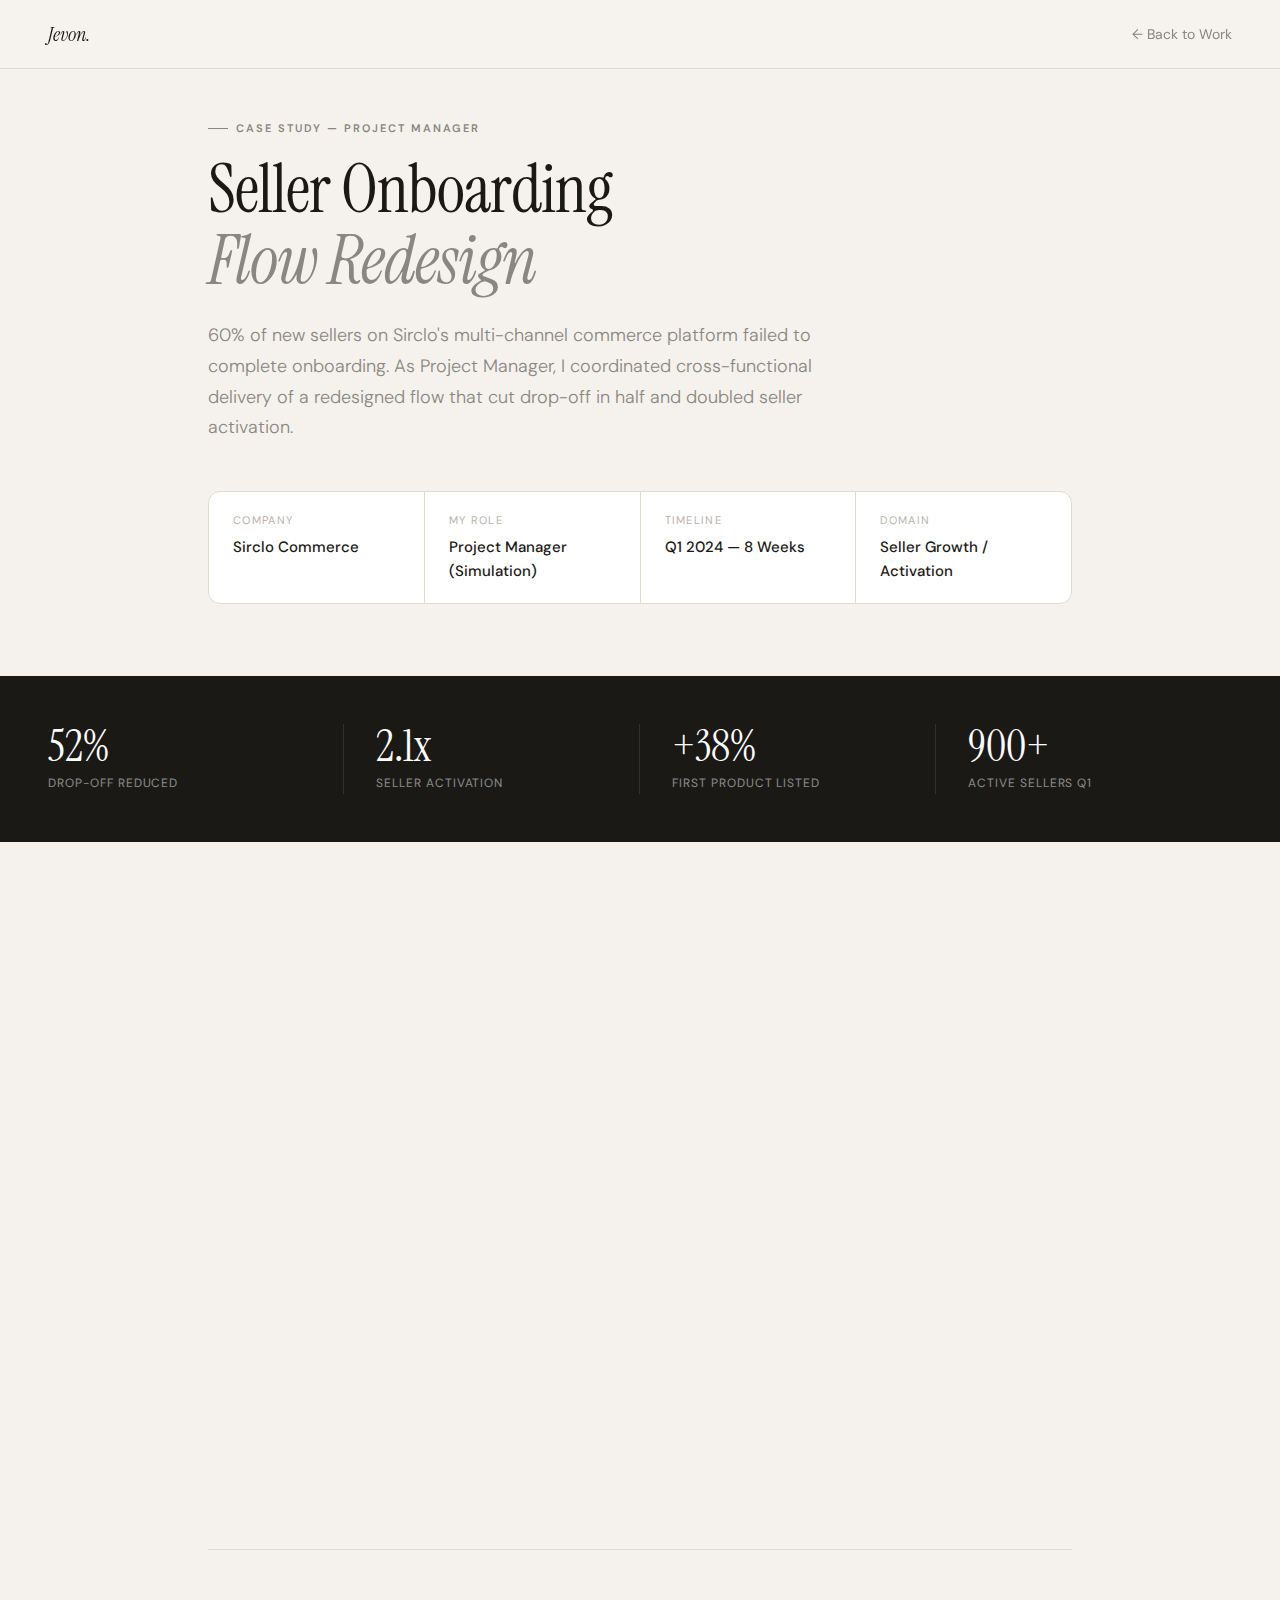
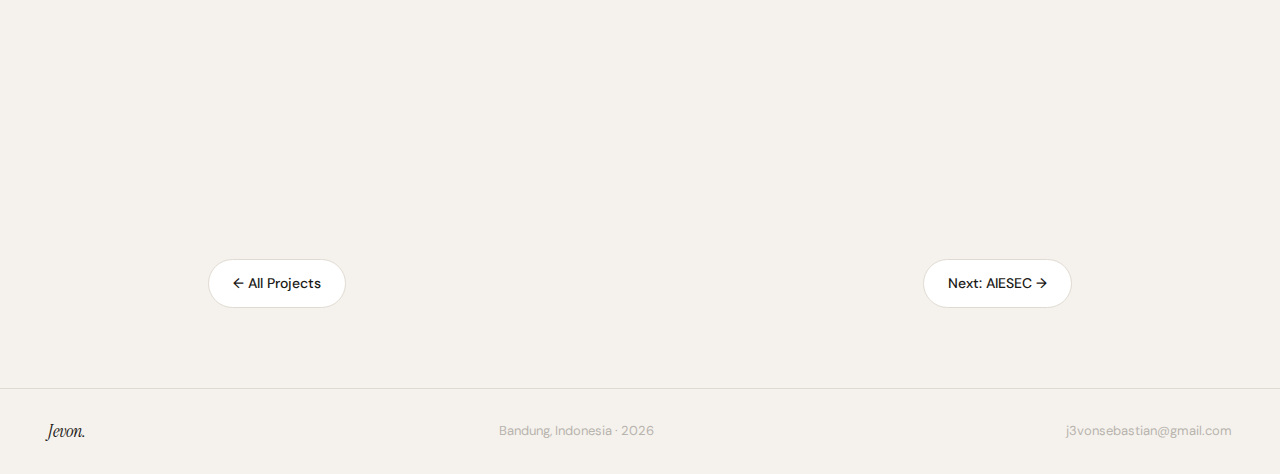
<file: case-sirclo.html>
<!DOCTYPE html>
<html lang="en">
<head>
<meta charset="UTF-8">
<meta name="viewport" content="width=device-width, initial-scale=1.0">
<title>Sirclo Case Study — Jevon Sebastian</title>
<link rel="preconnect" href="https://fonts.googleapis.com">
<link href="https://fonts.googleapis.com/css2?family=Instrument+Serif:ital@0;1&family=DM+Sans:opsz,wght@9..40,300;9..40,400;9..40,500;9..40,600&display=swap" rel="stylesheet">
<style>
*, *::before, *::after { box-sizing: border-box; margin: 0; padding: 0; }
:root {
  --bg: #f5f2ed; --bg2: #eeeae3; --surface: #ffffff;
  --border: #e0dbd2; --text: #1a1916; --muted: #8a8780; --dim: #b8b4ae;
  --serif: 'Instrument Serif', Georgia, serif; --sans: 'DM Sans', sans-serif;
  --green: #3a7d44; --green-light: #e8f5ea; --green-mid: #6ab04c;
  --red: #c0392b; --red-light: #fdf0ee;
  --blue: #2563a8; --blue-light: #e8f0fb;
  --amber: #d97706; --amber-light: #fef3c7;
}
html { scroll-behavior: smooth; }
body { background: var(--bg); color: var(--text); font-family: var(--sans); font-size: 16px; line-height: 1.6; overflow-x: hidden; }

nav {
  position: fixed; top: 0; left: 0; right: 0; z-index: 100;
  padding: 18px 48px; display: flex; justify-content: space-between; align-items: center;
  background: rgba(245,242,237,0.92); backdrop-filter: blur(20px);
  border-bottom: 1px solid var(--border);
}
.nav-logo { font-family: var(--serif); font-size: 20px; color: var(--text); text-decoration: none; font-style: italic; }
.nav-back { display: flex; align-items: center; gap: 8px; font-size: 14px; color: var(--muted); text-decoration: none; transition: color 0.2s; }
.nav-back:hover { color: var(--text); }

/* HERO */
.cs-hero { padding: 120px 48px 72px; max-width: 960px; margin: 0 auto; }
.cs-label { font-size: 11px; font-weight: 600; letter-spacing: 0.18em; text-transform: uppercase; color: var(--muted); margin-bottom: 16px; display: flex; align-items: center; gap: 8px; }
.cs-label::before { content: ''; width: 20px; height: 1px; background: var(--muted); }
.cs-title { font-family: var(--serif); font-size: clamp(36px, 6vw, 68px); font-weight: 400; line-height: 1.05; letter-spacing: -1px; margin-bottom: 24px; }
.cs-title em { font-style: italic; color: var(--muted); }
.cs-tagline { font-size: 18px; color: var(--muted); line-height: 1.7; font-weight: 300; max-width: 640px; margin-bottom: 48px; }
.cs-meta-row { display: flex; gap: 0; border: 1px solid var(--border); border-radius: 12px; overflow: hidden; background: var(--surface); }
.cs-meta-item { flex: 1; padding: 20px 24px; border-right: 1px solid var(--border); }
.cs-meta-item:last-child { border-right: none; }
.cs-meta-label { font-size: 11px; letter-spacing: 0.12em; text-transform: uppercase; color: var(--dim); margin-bottom: 6px; }
.cs-meta-value { font-size: 15px; font-weight: 500; color: var(--text); }

/* RESULTS BAR */
.cs-results { background: var(--text); color: #fff; padding: 48px; display: grid; grid-template-columns: repeat(4, 1fr); }
.result-item { padding: 0 32px; border-right: 1px solid rgba(255,255,255,0.1); }
.result-item:first-child { padding-left: 0; }
.result-item:last-child { border-right: none; }
.result-num { font-family: var(--serif); font-size: 44px; font-weight: 400; line-height: 1; margin-bottom: 6px; }
.result-label { font-size: 12px; color: rgba(255,255,255,0.5); letter-spacing: 0.08em; text-transform: uppercase; }

/* BODY */
.cs-body { max-width: 960px; margin: 0 auto; padding: 80px 48px; }
.cs-section { margin-bottom: 72px; }
.cs-section-label { font-size: 11px; font-weight: 600; letter-spacing: 0.18em; text-transform: uppercase; color: var(--muted); margin-bottom: 12px; }
.cs-section-title { font-family: var(--serif); font-size: clamp(24px, 3.5vw, 38px); font-weight: 400; line-height: 1.1; letter-spacing: -0.5px; margin-bottom: 20px; }
.cs-p { font-size: 16px; color: var(--muted); line-height: 1.8; font-weight: 300; margin-bottom: 16px; }
.cs-p strong { color: var(--text); font-weight: 500; }
.divider { border: none; border-top: 1px solid var(--border); margin: 56px 0; }

/* COMPANY INFO SIDEBAR */
.context-grid { display: grid; grid-template-columns: 1fr 280px; gap: 40px; align-items: start; }
.company-card { background: var(--surface); border: 1px solid var(--border); border-radius: 12px; padding: 28px; }
.company-name { font-family: var(--serif); font-size: 22px; font-weight: 400; margin-bottom: 4px; }
.company-desc { font-size: 13px; color: var(--muted); font-weight: 300; margin-bottom: 24px; line-height: 1.6; }
.company-facts { display: flex; flex-direction: column; gap: 16px; }
.fact-item {}
.fact-label { font-size: 11px; font-weight: 600; letter-spacing: 0.1em; text-transform: uppercase; color: var(--text); margin-bottom: 3px; }
.fact-value { font-size: 14px; color: var(--muted); font-weight: 300; }

/* PROBLEM STATS */
.problem-stats { display: grid; grid-template-columns: 1fr 1fr; gap: 12px; margin: 32px 0; }
.problem-stat { background: var(--red-light); border: 1px solid #f5c6c2; border-radius: 12px; padding: 24px; border-left: 3px solid var(--red); }
.problem-stat-num { font-family: var(--serif); font-size: 40px; color: var(--red); line-height: 1; margin-bottom: 6px; }
.problem-stat-label { font-size: 13px; color: #7a3030; font-weight: 300; line-height: 1.5; }

/* GOAL TREE DIAGRAM */
.goal-tree { margin: 40px 0; }
.goal-tree-root { display: flex; justify-content: center; margin-bottom: 0; }
.goal-root-box {
  background: var(--green); color: #fff; border-radius: 10px;
  padding: 16px 40px; font-size: 16px; font-weight: 600; text-align: center;
  box-shadow: 0 4px 20px rgba(58,125,68,0.3);
  position: relative;
}
.goal-root-box::after {
  content: ''; position: absolute; bottom: -28px; left: 50%; transform: translateX(-50%);
  width: 2px; height: 28px; background: #333;
}
.goal-tree-connector { display: flex; justify-content: space-between; padding: 0 5%; position: relative; margin-top: 28px; }
.goal-tree-connector::before {
  content: ''; position: absolute; top: 0; left: 5%; right: 5%;
  height: 2px; background: #333;
}
.goal-branch { display: flex; flex-direction: column; align-items: center; flex: 1; }
.goal-branch-line { width: 2px; height: 32px; background: #333; }
.goal-branch-arrow { width: 0; height: 0; border-left: 6px solid transparent; border-right: 6px solid transparent; border-top: 8px solid #333; margin-bottom: 12px; }
.goal-leaf {
  background: var(--green-mid); color: #fff; border-radius: 10px;
  padding: 16px 12px; font-size: 13px; font-weight: 500; text-align: center;
  width: 90%; line-height: 1.4;
}

/* HYPOTHESIS BOX */
.hypothesis-box { background: var(--surface); border: 1px solid var(--border); border-radius: 12px; padding: 32px; margin: 32px 0; border-left: 3px solid var(--text); }
.hypothesis-box p { font-size: 16px; color: var(--text); line-height: 1.75; font-style: italic; }

/* PERSONA CARD */
.persona-wrap { margin: 32px 0; border-radius: 16px; overflow: hidden; background: linear-gradient(135deg, #3a7d8a 0%, #2e4d6b 100%); padding: 32px; }
.persona-inner { display: grid; grid-template-columns: 200px 1fr; gap: 24px; align-items: stretch; }
.persona-avatar { background: rgba(255,255,255,0.12); border-radius: 12px; display: flex; align-items: center; justify-content: center; }
.persona-avatar-icon { width: 80px; height: 80px; background: rgba(255,255,255,0.2); border-radius: 50%; display: flex; align-items: center; justify-content: center; font-size: 36px; }
.persona-card { background: #fff; border-radius: 12px; padding: 24px; display: grid; grid-template-columns: 1fr 1fr; gap: 24px; }
.persona-header { grid-column: 1 / -1; padding-bottom: 16px; border-bottom: 1px solid var(--border); display: flex; justify-content: space-between; align-items: flex-start; }
.persona-name { font-family: var(--serif); font-size: 26px; font-weight: 400; }
.persona-attrs { display: flex; flex-direction: column; gap: 6px; margin-top: 10px; }
.persona-attr { display: flex; align-items: center; gap: 8px; font-size: 13px; color: var(--muted); }
.persona-attr-icon { font-size: 14px; }
.persona-right { display: flex; flex-direction: column; gap: 20px; }
.tech-section {}
.tech-label { font-size: 13px; font-weight: 600; color: #3a7d8a; margin-bottom: 10px; }
.tech-row { display: flex; justify-content: space-between; align-items: center; margin-bottom: 8px; }
.tech-row-name { font-size: 12px; color: var(--muted); }
.tech-dots { display: flex; gap: 3px; }
.dot { width: 14px; height: 14px; border-radius: 50%; background: var(--border); }
.dot.filled { background: #3a7d8a; }
.wants-section {}
.wants-label { font-size: 13px; font-weight: 600; color: #3a7d8a; margin-bottom: 10px; }
.wants-list { list-style: none; display: flex; flex-direction: column; gap: 8px; }
.wants-list li { font-size: 12px; color: var(--muted); padding-left: 14px; position: relative; line-height: 1.5; }
.wants-list li::before { content: '•'; position: absolute; left: 0; color: #3a7d8a; }
.frustrations-label { font-size: 13px; font-weight: 600; color: #c0392b; margin-bottom: 10px; }
.persona-bio { grid-column: 1 / 2; }
.bio-label { font-size: 13px; font-weight: 600; color: #3a7d8a; border-bottom: 2px solid #3a7d8a; display: inline-block; padding-bottom: 2px; margin-bottom: 10px; }
.bio-text { font-size: 12px; color: var(--muted); line-height: 1.65; font-weight: 300; }

/* USER STORY TABLE */
.user-story-table { margin: 32px 0; border-radius: 12px; overflow: hidden; border: 1px solid var(--border); }
.ust-header { display: grid; grid-template-columns: 120px 1fr 1fr 1fr; }
.ust-header-cell { padding: 14px 20px; font-size: 13px; font-weight: 600; }
.ust-header-cell.epic { background: #9e9e9e; color: #fff; }
.ust-header-cell.story { background: #6b8fc4; color: #fff; }
.ust-header-cell.criteria { background: #6aaa7a; color: #fff; }
.ust-row { display: grid; grid-template-columns: 120px 1fr 1fr 1fr; border-top: 1px solid var(--border); }
.ust-row:last-child {}
.ust-cell { padding: 16px 20px; font-size: 13px; line-height: 1.6; }
.ust-cell.backlog { background: #e8e8e8; display: flex; align-items: center; justify-content: center; }
.backlog-label { font-weight: 700; font-size: 14px; color: #555; writing-mode: vertical-rl; text-orientation: mixed; transform: rotate(180deg); }
.ust-cell.epic-cell { background: #fef3c7; display: flex; align-items: center; justify-content: center; text-align: center; font-size: 13px; font-weight: 500; color: #92400e; }
.ust-cell.story-cell { background: #e0eaf8; font-size: 13px; color: #1e3a6e; line-height: 1.6; }
.ust-cell.criteria-cell { background: #e8f5ea; font-size: 13px; color: #1a4a2a; line-height: 1.6; }

/* CHECKLIST */
.checklist { list-style: none; display: flex; flex-direction: column; gap: 10px; margin: 20px 0; }
.checklist li { display: flex; align-items: flex-start; gap: 12px; font-size: 15px; color: var(--muted); font-weight: 300; line-height: 1.6; }
.checklist li::before { content: '✓'; color: var(--text); font-weight: 600; font-size: 13px; margin-top: 3px; flex-shrink: 0; }

/* PROCESS STEPS */
.process-steps { margin: 32px 0; display: flex; flex-direction: column; gap: 2px; }
.process-step { background: var(--surface); border: 1px solid var(--border); border-radius: 8px; padding: 24px 28px; display: grid; grid-template-columns: 60px 1fr; gap: 20px; align-items: start; transition: border-color 0.2s; }
.process-step:hover { border-color: var(--green); }
.step-num { font-family: var(--serif); font-size: 22px; color: var(--green); padding-top: 2px; font-weight: 400; }
.step-content-title { font-size: 16px; font-weight: 500; margin-bottom: 6px; }
.step-content-desc { font-size: 14px; color: var(--muted); line-height: 1.65; font-weight: 300; }

/* NORTH STAR DIAGRAM */
.north-star { margin: 32px 0; }
.ns-grid { display: grid; grid-template-columns: 1fr auto 1fr auto 1fr; gap: 0; align-items: center; }
.ns-inputs { display: flex; flex-direction: column; gap: 12px; }
.ns-box { border-radius: 10px; padding: 14px 18px; font-size: 13px; text-align: center; line-height: 1.4; }
.ns-box.input { background: var(--blue-light); color: var(--blue); border: 1px solid #c3d8f5; font-weight: 500; }
.ns-box.middle { background: var(--amber-light); color: var(--amber); border: 1px solid #fcd9a0; font-weight: 500; }
.ns-box.output { background: var(--green); color: #fff; font-weight: 700; padding: 20px; font-size: 14px; box-shadow: 0 4px 20px rgba(58,125,68,0.25); }
.ns-box.outcome { background: var(--surface); color: var(--text); border: 2px solid var(--border); font-weight: 500; }
.ns-arrow { font-size: 22px; color: var(--dim); text-align: center; padding: 0 8px; }
.ns-label { font-size: 10px; font-weight: 600; letter-spacing: 0.12em; text-transform: uppercase; color: var(--dim); text-align: center; margin-bottom: 8px; }

/* BEFORE AFTER */
.before-after { display: grid; grid-template-columns: 1fr 1fr; gap: 2px; margin: 32px 0; border-radius: 12px; overflow: hidden; }
.ba-col { padding: 28px; }
.ba-col.before { background: var(--red-light); }
.ba-col.after { background: var(--green-light); }
.ba-label { font-size: 11px; font-weight: 700; letter-spacing: 0.15em; text-transform: uppercase; margin-bottom: 16px; }
.ba-label.before { color: var(--red); }
.ba-label.after { color: var(--green); }
.ba-list { list-style: none; display: flex; flex-direction: column; gap: 10px; }
.ba-list li { font-size: 14px; color: var(--muted); padding-left: 20px; position: relative; line-height: 1.5; font-weight: 300; }
.ba-list.before li::before { content: '✕'; position: absolute; left: 0; color: var(--red); font-size: 12px; font-weight: 700; top: 2px; }
.ba-list.after li::before { content: '✓'; position: absolute; left: 0; color: var(--green); font-size: 12px; font-weight: 700; top: 2px; }

/* RESULT CARDS */
.result-cards { display: grid; grid-template-columns: repeat(3, 1fr); gap: 12px; margin: 32px 0; }
.result-card { background: var(--surface); border: 1px solid var(--border); border-radius: 12px; padding: 24px; text-align: center; border-top: 3px solid var(--green); }
.result-card-num { font-family: var(--serif); font-size: 40px; color: var(--text); line-height: 1; margin-bottom: 8px; }
.result-card-label { font-size: 12px; color: var(--muted); letter-spacing: 0.08em; text-transform: uppercase; }

/* LEARNINGS */
.learnings-box { background: var(--bg2); border: 1px solid var(--border); border-radius: 12px; padding: 32px; margin: 32px 0; }
.learning-item { margin-bottom: 20px; padding-bottom: 20px; border-bottom: 1px solid var(--border); }
.learning-item:last-child { margin-bottom: 0; padding-bottom: 0; border-bottom: none; }
.learning-title { font-size: 15px; font-weight: 500; margin-bottom: 6px; }
.learning-desc { font-size: 14px; color: var(--muted); font-weight: 300; line-height: 1.65; }

/* BOTTOM NAV */
.cs-nav-bottom { max-width: 960px; margin: 0 auto; padding: 0 48px 80px; display: flex; justify-content: space-between; align-items: center; }
.cs-nav-btn { display: inline-flex; align-items: center; gap: 8px; padding: 12px 24px; border: 1px solid var(--border); border-radius: 100px; text-decoration: none; color: var(--text); font-size: 14px; font-weight: 500; background: var(--surface); transition: background 0.2s, border-color 0.2s; }
.cs-nav-btn:hover { background: var(--bg2); border-color: var(--dim); }

footer { background: var(--bg); border-top: 1px solid var(--border); padding: 28px 48px; display: flex; justify-content: space-between; align-items: center; font-size: 13px; color: var(--dim); }
.footer-logo { font-family: var(--serif); font-size: 18px; color: var(--text); font-style: italic; }

.reveal { opacity: 0; transform: translateY(20px); transition: opacity 0.55s ease, transform 0.55s ease; }
.reveal.visible { opacity: 1; transform: translateY(0); }

@media (max-width: 768px) {
  nav { padding: 16px 20px; }
  .cs-hero { padding: 100px 20px 60px; }
  .cs-meta-row { flex-direction: column; }
  .cs-meta-item { border-right: none; border-bottom: 1px solid var(--border); }
  .cs-meta-item:last-child { border-bottom: none; }
  .cs-results { grid-template-columns: 1fr 1fr; padding: 32px 20px; gap: 24px; }
  .result-item { border-right: none; padding: 0; }
  .cs-body { padding: 60px 20px; }
  .context-grid { grid-template-columns: 1fr; }
  .problem-stats { grid-template-columns: 1fr; }
  .persona-inner { grid-template-columns: 1fr; }
  .persona-avatar { height: 120px; }
  .persona-card { grid-template-columns: 1fr; }
  .persona-bio { grid-column: 1; }
  .ust-header { grid-template-columns: 80px 1fr; }
  .ust-header-cell.story, .ust-header-cell.criteria { display: none; }
  .ust-row { grid-template-columns: 80px 1fr; }
  .ust-cell.criteria-cell { display: none; }
  .ns-grid { grid-template-columns: 1fr; gap: 12px; }
  .ns-arrow { transform: rotate(90deg); }
  .ns-inputs { flex-direction: row; flex-wrap: wrap; }
  .before-after { grid-template-columns: 1fr; }
  .result-cards { grid-template-columns: 1fr 1fr; }
  .cs-nav-bottom { padding: 0 20px 60px; flex-direction: column; gap: 12px; }
  footer { padding: 24px 20px; flex-direction: column; gap: 8px; text-align: center; }
}
</style>
</head>
<body>

<nav>
  <a href="index.html" class="nav-logo">Jevon.</a>
  <a href="index.html#work" class="nav-back">&#8592; Back to Work</a>
</nav>

<!-- HERO -->
<div class="cs-hero reveal">
  <div class="cs-label">Case Study &mdash; Project Manager</div>
  <h1 class="cs-title">Seller Onboarding<br><em>Flow Redesign</em></h1>
  <p class="cs-tagline">60% of new sellers on Sirclo's multi-channel commerce platform failed to complete onboarding. As Project Manager, I coordinated cross-functional delivery of a redesigned flow that cut drop-off in half and doubled seller activation.</p>
  <div class="cs-meta-row">
    <div class="cs-meta-item"><div class="cs-meta-label">Company</div><div class="cs-meta-value">Sirclo Commerce</div></div>
    <div class="cs-meta-item"><div class="cs-meta-label">My Role</div><div class="cs-meta-value">Project Manager (Simulation)</div></div>
    <div class="cs-meta-item"><div class="cs-meta-label">Timeline</div><div class="cs-meta-value">Q1 2024 &mdash; 8 Weeks</div></div>
    <div class="cs-meta-item"><div class="cs-meta-label">Domain</div><div class="cs-meta-value">Seller Growth / Activation</div></div>
  </div>
</div>

<!-- RESULTS BAR -->
<div class="cs-results reveal">
  <div class="result-item"><div class="result-num">52%</div><div class="result-label">Drop-off Reduced</div></div>
  <div class="result-item"><div class="result-num">2.1x</div><div class="result-label">Seller Activation</div></div>
  <div class="result-item"><div class="result-num">+38%</div><div class="result-label">First Product Listed</div></div>
  <div class="result-item"><div class="result-num">900+</div><div class="result-label">Active Sellers Q1</div></div>
</div>

<!-- BODY -->
<div class="cs-body">

  <!-- CONTEXT -->
  <div class="cs-section reveal">
    <div class="cs-section-label">Context</div>
    <h2 class="cs-section-title">About Sirclo</h2>
    <div class="context-grid">
      <div>
        <p class="cs-p">Sirclo is an Indonesian commerce enabler that helps brands and SMEs sell across multiple online channels from a single platform. Sellers connect their stores to Tokopedia, Shopee, Lazada, TikTok Shop, and others through one unified dashboard.</p>
        <p class="cs-p">In Q4 2023, a marketing push drove a spike in new seller registrations. The growth team expected a corresponding lift in activated sellers. Instead, activation numbers stayed flat. The problem was in onboarding.</p>
      </div>
      <div class="company-card">
        <div class="company-name">Sirclo</div>
        <div class="company-desc">Multi-channel commerce platform for Indonesian brands and SMEs</div>
        <div class="company-facts">
          <div class="fact-item"><div class="fact-label">Headquarters</div><div class="fact-value">Jakarta, Indonesia</div></div>
          <div class="fact-item"><div class="fact-label">Founded</div><div class="fact-value">2013</div></div>
          <div class="fact-item"><div class="fact-label">Industry</div><div class="fact-value">E-Commerce / SaaS</div></div>
          <div class="fact-item"><div class="fact-label">Clients</div><div class="fact-value">500+ brands</div></div>
          <div class="fact-item"><div class="fact-label">Channels Supported</div><div class="fact-value">Tokopedia, Shopee, Lazada, TikTok Shop</div></div>
        </div>
      </div>
    </div>
  </div>

  <hr class="divider">

  <!-- PROBLEM -->
  <div class="cs-section reveal">
    <div class="cs-section-label">The Problem</div>
    <h2 class="cs-section-title">New sellers were leaving before they even started</h2>
    <p class="cs-p">Mixpanel data showed that most sellers dropped off within the first three steps of the onboarding flow. They registered, hit the dashboard, and left. No products listed. No channels connected. No transactions made.</p>
    <div class="problem-stats">
      <div class="problem-stat">
        <div class="problem-stat-num">60%</div>
        <div class="problem-stat-label">of new sellers failed to complete onboarding in their first session</div>
      </div>
      <div class="problem-stat">
        <div class="problem-stat-num">80%</div>
        <div class="problem-stat-label">of those who dropped off never returned after their first session</div>
      </div>
      <div class="problem-stat">
        <div class="problem-stat-num">&lt;12%</div>
        <div class="problem-stat-label">conversion rate from registration to first product listed</div>
      </div>
      <div class="problem-stat">
        <div class="problem-stat-num">3&ndash;5</div>
        <div class="problem-stat-label">days average trial usage before abandoning (out of 30-day trial)</div>
      </div>
    </div>
    <div class="hypothesis-box">
      <p>"New sellers land on the dashboard and face a full product interface with no context, no clear next step, and no guided path. The cognitive load of seeing every feature at once kills the intent to continue."</p>
    </div>
  </div>

  <hr class="divider">

  <!-- TARGET AUDIENCE -->
  <div class="cs-section reveal">
    <div class="cs-section-label">Target Audience</div>
    <h2 class="cs-section-title">Who we are building for</h2>
    <p class="cs-p">Based on 5 seller interviews and CRM data, the primary user is a small business owner managing 1&ndash;3 outlets who wants to expand into online channels but has limited technical experience.</p>
    <div class="persona-wrap">
      <div class="persona-inner">
        <div class="persona-avatar">
          <div class="persona-avatar-icon">👤</div>
        </div>
        <div class="persona-card">
          <div class="persona-header">
            <div>
              <div class="persona-name">Budi</div>
              <div class="persona-attrs">
                <div class="persona-attr"><span class="persona-attr-icon">👤</span> 32 Years Old</div>
                <div class="persona-attr"><span class="persona-attr-icon">📍</span> Tangerang, Banten</div>
                <div class="persona-attr"><span class="persona-attr-icon">🏪</span> Food &amp; Beverage</div>
                <div class="persona-attr"><span class="persona-attr-icon">💼</span> Business Owner &mdash; 2 Outlets</div>
              </div>
            </div>
            <div class="persona-right">
              <div class="tech-section">
                <div class="tech-label">Tech Familiarity</div>
                <div class="tech-row"><span class="tech-row-name">Online Shopping</span><div class="tech-dots"><div class="dot filled"></div><div class="dot filled"></div><div class="dot filled"></div><div class="dot filled"></div><div class="dot"></div></div></div>
                <div class="tech-row"><span class="tech-row-name">Social Media</span><div class="tech-dots"><div class="dot filled"></div><div class="dot filled"></div><div class="dot filled"></div><div class="dot filled"></div><div class="dot filled"></div></div></div>
                <div class="tech-row"><span class="tech-row-name">SaaS Tools</span><div class="tech-dots"><div class="dot filled"></div><div class="dot filled"></div><div class="dot"></div><div class="dot"></div><div class="dot"></div></div></div>
                <div class="tech-row"><span class="tech-row-name">Early Adopter</span><div class="tech-dots"><div class="dot filled"></div><div class="dot filled"></div><div class="dot filled"></div><div class="dot"></div><div class="dot"></div></div></div>
              </div>
            </div>
          </div>
          <div class="persona-bio">
            <div class="bio-label">Bio</div>
            <div class="bio-text">Saya pemilik usaha F&amp;B yang sedang mencari cara untuk memperluas penjualan secara online. Saya menemukan Sirclo dan ingin mencobanya untuk mengelola penjualan di Tokopedia dan Shopee sekaligus, karena selama ini saya kelola manual satu per satu.</div>
          </div>
          <div>
            <div class="wants-section">
              <div class="wants-label">Wants &amp; Needs</div>
              <ul class="wants-list">
                <li>Platform yang bisa manage semua channel dari satu tempat</li>
                <li>Proses setup yang cepat dan tidak rumit</li>
                <li>Laporan penjualan yang mudah dipahami</li>
              </ul>
            </div>
            <div style="margin-top:16px">
              <div class="frustrations-label">Frustrations</div>
              <ul class="wants-list">
                <li>Bingung harus mulai dari mana setelah masuk ke dashboard</li>
                <li>Tidak ada panduan langkah demi langkah yang jelas</li>
                <li>Terlalu banyak fitur yang muncul sekaligus</li>
              </ul>
            </div>
          </div>
        </div>
      </div>
    </div>
  </div>

  <hr class="divider">

  <!-- GOALS -->
  <div class="cs-section reveal">
    <div class="cs-section-label">Goal &amp; Success Metrics</div>
    <h2 class="cs-section-title">What success looks like</h2>
    <p class="cs-p">Based on the problems detected in the onboarding process, the project needed clear goals and measurable success parameters before any solution work began.</p>
    <div class="goal-tree">
      <div class="goal-tree-root">
        <div class="goal-root-box">Increase Active Sellers</div>
      </div>
      <div class="goal-tree-connector">
        <div class="goal-branch">
          <div class="goal-branch-line"></div>
          <div class="goal-branch-arrow"></div>
          <div class="goal-leaf">Seller enters the app successfully in first 5 actions</div>
        </div>
        <div class="goal-branch">
          <div class="goal-branch-line"></div>
          <div class="goal-branch-arrow"></div>
          <div class="goal-leaf">Reduce 80% of seller drop-off on first app use</div>
        </div>
        <div class="goal-branch">
          <div class="goal-branch-line"></div>
          <div class="goal-branch-arrow"></div>
          <div class="goal-leaf">Sellers can list their first product within 24 hours</div>
        </div>
        <div class="goal-branch">
          <div class="goal-branch-line"></div>
          <div class="goal-branch-arrow"></div>
          <div class="goal-leaf">Seller uses the full 30-day trial period</div>
        </div>
      </div>
    </div>
  </div>

  <hr class="divider">

  <!-- USER STORY -->
  <div class="cs-section reveal">
    <div class="cs-section-label">User Story</div>
    <h2 class="cs-section-title">Product backlog &amp; acceptance criteria</h2>
    <p class="cs-p">I worked with the product owner to define user stories and acceptance criteria for each epic before sprint planning. This ensured engineering had clear, testable requirements from day one.</p>
    <div class="user-story-table">
      <div class="ust-header">
        <div class="ust-header-cell epic">Backlog</div>
        <div class="ust-header-cell epic">Epic</div>
        <div class="ust-header-cell story">User Stories</div>
        <div class="ust-header-cell criteria">User Acceptance Criteria</div>
      </div>
      <div class="ust-row">
        <div class="ust-cell backlog" rowspan="4"><div class="backlog-label">Product Backlog</div></div>
        <div class="ust-cell epic-cell">User Sign Up</div>
        <div class="ust-cell story-cell">As a new seller, I want to be able to quickly sign up using my email or Google account, so I can start without a complicated process.</div>
        <div class="ust-cell criteria-cell">If the seller's email has been validated, automatically redirect to the onboarding checklist page, not the raw dashboard.</div>
      </div>
      <div class="ust-row">
        <div class="ust-cell backlog"></div>
        <div class="ust-cell epic-cell">Onboarding Checklist</div>
        <div class="ust-cell story-cell">As a new seller, I want a clear step-by-step guide when I first enter the app, so I know exactly what to do to start selling.</div>
        <div class="ust-cell criteria-cell">Checklist must show 2 tasks: "Add First Product" and "Make First Transaction." Progress bar must update in real time as steps are completed.</div>
      </div>
      <div class="ust-row">
        <div class="ust-cell backlog"></div>
        <div class="ust-cell epic-cell">Product Catalog</div>
        <div class="ust-cell story-cell">As a seller, I want to add, edit, and view my products quickly and easily, so I can manage my catalog without confusion.</div>
        <div class="ust-cell criteria-cell">Product creation flow must be completable in 4 steps or fewer. Bulk upload must be supported via CSV for sellers with 10+ products.</div>
      </div>
      <div class="ust-row">
        <div class="ust-cell backlog"></div>
        <div class="ust-cell epic-cell">Channel Connect</div>
        <div class="ust-cell story-cell">As a seller, I want to connect my Tokopedia and Shopee stores in one place, so I do not have to manage them separately.</div>
        <div class="ust-cell criteria-cell">Channel connection must be completable in under 3 minutes with OAuth. Connection status must be clearly shown on the dashboard at all times.</div>
      </div>
    </div>
  </div>

  <hr class="divider">

  <!-- NORTH STAR -->
  <div class="cs-section reveal">
    <div class="cs-section-label">North Star Metrics</div>
    <h2 class="cs-section-title">How we measured what mattered</h2>
    <p class="cs-p">I built a North Star Metrics framework to align the team on which numbers actually reflected seller success, not just surface-level activity.</p>
    <div class="north-star">
      <div style="display:grid;grid-template-columns:1fr auto 1fr auto 1fr;gap:0;align-items:center;">
        <div>
          <div class="ns-label">Input Metrics</div>
          <div style="display:flex;flex-direction:column;gap:10px;">
            <div class="ns-box input">New Seller Registrations</div>
            <div class="ns-box input">Returning Sellers</div>
            <div class="ns-box input">Channel Connection Rate</div>
          </div>
        </div>
        <div class="ns-arrow">&#8594;</div>
        <div>
          <div class="ns-label">Output Metric</div>
          <div class="ns-box output">Number of Active Sellers<br><small style="font-weight:300;font-size:12px;opacity:0.8">Sellers who list product + make 1 transaction</small></div>
        </div>
        <div class="ns-arrow">&#8594;</div>
        <div>
          <div class="ns-label">Outcome Metric</div>
          <div class="ns-box outcome">Subscription<br>Conversion Rate</div>
        </div>
      </div>
    </div>
  </div>

  <hr class="divider">

  <!-- SOLUTION -->
  <div class="cs-section reveal">
    <div class="cs-section-label">Solution</div>
    <h2 class="cs-section-title">A guided, 3-phase delivery plan</h2>
    <p class="cs-p">As Project Manager, I scoped the solution into three deliverable phases, each with its own sprint, clear acceptance criteria, and usability test cycle. This let us validate early and adjust before committing to full build.</p>
    <div class="process-steps">
      <div class="process-step">
        <div class="step-num">MVP 1</div>
        <div>
          <div class="step-content-title">First Impression &mdash; "The Great Getting Started"</div>
          <div class="step-content-desc">Added a push notification trigger post-download. Redesigned the authentication page to present only 2 choices (Sign Up / Sign In) instead of 8. Introduced a business-type selector so the platform could personalise the experience from the first step. Sprint duration: 2 weeks.</div>
        </div>
      </div>
      <div class="process-step">
        <div class="step-num">MVP 2</div>
        <div>
          <div class="step-content-title">Guided Dashboard &mdash; "The Beginning of Comfort"</div>
          <div class="step-content-desc">Replaced the raw dashboard with a guided onboarding checklist for first-time sellers. Two tasks shown: "Add First Product" and "Make First Transaction." Progress bar updates in real time. Returning sellers see a personalised welcome and quick-access shortcuts. Sprint duration: 2 weeks.</div>
        </div>
      </div>
      <div class="process-step">
        <div class="step-num">MVP 3</div>
        <div>
          <div class="step-content-title">Transaction Confidence &mdash; "Eternal Love"</div>
          <div class="step-content-desc">Redesigned the transaction flow end-to-end. Product catalog, item counter, order summary, and payment selection consolidated into 4 screens (down from 8). Promo visibility added inline. Contextual tooltips added for first-time users at every decision point. Sprint duration: 2 weeks.</div>
        </div>
      </div>
    </div>
  </div>

  <hr class="divider">

  <!-- BEFORE AFTER -->
  <div class="cs-section reveal">
    <div class="cs-section-label">Before &amp; After</div>
    <h2 class="cs-section-title">What changed</h2>
    <div class="before-after">
      <div class="ba-col before">
        <div class="ba-label before">Before</div>
        <ul class="ba-list before">
          <li>No guidance after login &mdash; sellers faced the full dashboard immediately</li>
          <li>8+ choices presented on the authentication page</li>
          <li>No onboarding checklist or progress state</li>
          <li>12 steps required to complete a first transaction</li>
          <li>Error messages were generic and unhelpful</li>
          <li>No business-type personalisation</li>
          <li>60% of sellers dropped off in first session</li>
        </ul>
      </div>
      <div class="ba-col after">
        <div class="ba-label after">After</div>
        <ul class="ba-list after">
          <li>Guided checklist shown on first login with 2 clear next steps</li>
          <li>Authentication reduced to 2 primary actions</li>
          <li>Progress bar tracks completion in real time</li>
          <li>First transaction completable in 4 steps</li>
          <li>Error messages rewritten to be specific and recovery-focused</li>
          <li>Business-type selector personalises the dashboard from step one</li>
          <li>52% reduction in drop-off, 2.1x activation rate</li>
        </ul>
      </div>
    </div>
  </div>

  <hr class="divider">

  <!-- HOW I MANAGED -->
  <div class="cs-section reveal">
    <div class="cs-section-label">Project Management</div>
    <h2 class="cs-section-title">How I ran the project</h2>
    <ul class="checklist">
      <li>Defined the full project scope, timeline, and sprint structure across 3 two-week cycles in week 1</li>
      <li>Wrote the Project Requirements Document (PRD) covering problem statement, goals, user stories, acceptance criteria, and out-of-scope items</li>
      <li>Facilitated two design sprints with the UI/UX team to generate and evaluate solution concepts before committing to build</li>
      <li>Built and maintained the product backlog in Jira, prioritised with MoSCoW framework, and ran daily standups throughout each sprint</li>
      <li>Coordinated dependencies between design, frontend, and backend teams to prevent blockers from delaying sprint deliverables</li>
      <li>Organised usability testing with 6 real sellers per MVP phase, synthesised findings into iteration briefs for the next sprint</li>
      <li>Reported sprint progress and key metrics to stakeholders in weekly reviews, adjusting scope when necessary to protect the launch date</li>
    </ul>
  </div>

  <hr class="divider">

  <!-- RESULTS -->
  <div class="cs-section reveal">
    <div class="cs-section-label">Results</div>
    <h2 class="cs-section-title">Outcomes after full delivery</h2>
    <div class="result-cards">
      <div class="result-card"><div class="result-card-num">52%</div><div class="result-card-label">Reduction in onboarding drop-off</div></div>
      <div class="result-card"><div class="result-card-num">2.1x</div><div class="result-card-label">Increase in seller activation rate</div></div>
      <div class="result-card"><div class="result-card-num">+38%</div><div class="result-card-label">First product listed within 24h</div></div>
      <div class="result-card"><div class="result-card-num">900+</div><div class="result-card-label">Active sellers by Q1 2024</div></div>
      <div class="result-card"><div class="result-card-num">+20%</div><div class="result-card-label">Subscription conversion uplift</div></div>
      <div class="result-card"><div class="result-card-num">4</div><div class="result-card-label">Steps to first transaction (from 12)</div></div>
    </div>
  </div>

  <hr class="divider">

  <!-- LEARNINGS -->
  <div class="cs-section reveal">
    <div class="cs-section-label">Learnings</div>
    <h2 class="cs-section-title">What I took away</h2>
    <div class="learnings-box">
      <div class="learning-item">
        <div class="learning-title">Define acceptance criteria before writing a single line of code</div>
        <div class="learning-desc">Every feature we built had a clear, testable acceptance criterion agreed upon before the sprint started. This eliminated ambiguity, reduced rework, and gave engineering a shared definition of done.</div>
      </div>
      <div class="learning-item">
        <div class="learning-title">Scope creep is a project manager's primary enemy</div>
        <div class="learning-desc">Stakeholders repeatedly requested new features mid-sprint. I created a formal change request process with a one-week delay rule. This kept each MVP on schedule while still capturing good ideas for the next phase.</div>
      </div>
      <div class="learning-item">
        <div class="learning-title">Ship in phases, validate fast, adjust accordingly</div>
        <div class="learning-desc">Breaking the redesign into three MVPs let us validate assumptions with real sellers before building the full system. MVP 1 findings directly reshaped the scope of MVP 2, saving two full weeks of build time.</div>
      </div>
    </div>
  </div>

</div>

<!-- BOTTOM NAV -->
<div class="cs-nav-bottom">
  <a href="index.html#work" class="cs-nav-btn">&#8592; All Projects</a>
  <a href="case-aiesec.html" class="cs-nav-btn">Next: AIESEC &#8594;</a>
</div>

<footer>
  <div class="footer-logo">Jevon.</div>
  <div>Bandung, Indonesia &middot; 2026</div>
  <div>j3vonsebastian@gmail.com</div>
</footer>

<script>
const reveals = document.querySelectorAll('.reveal');
const obs = new IntersectionObserver(entries => {
  entries.forEach((e, i) => {
    if (e.isIntersecting) {
      setTimeout(() => e.target.classList.add('visible'), i * 80);
      obs.unobserve(e.target);
    }
  });
}, { threshold: 0.05 });
reveals.forEach(el => obs.observe(el));
</script>
</body>
</html>
</file>
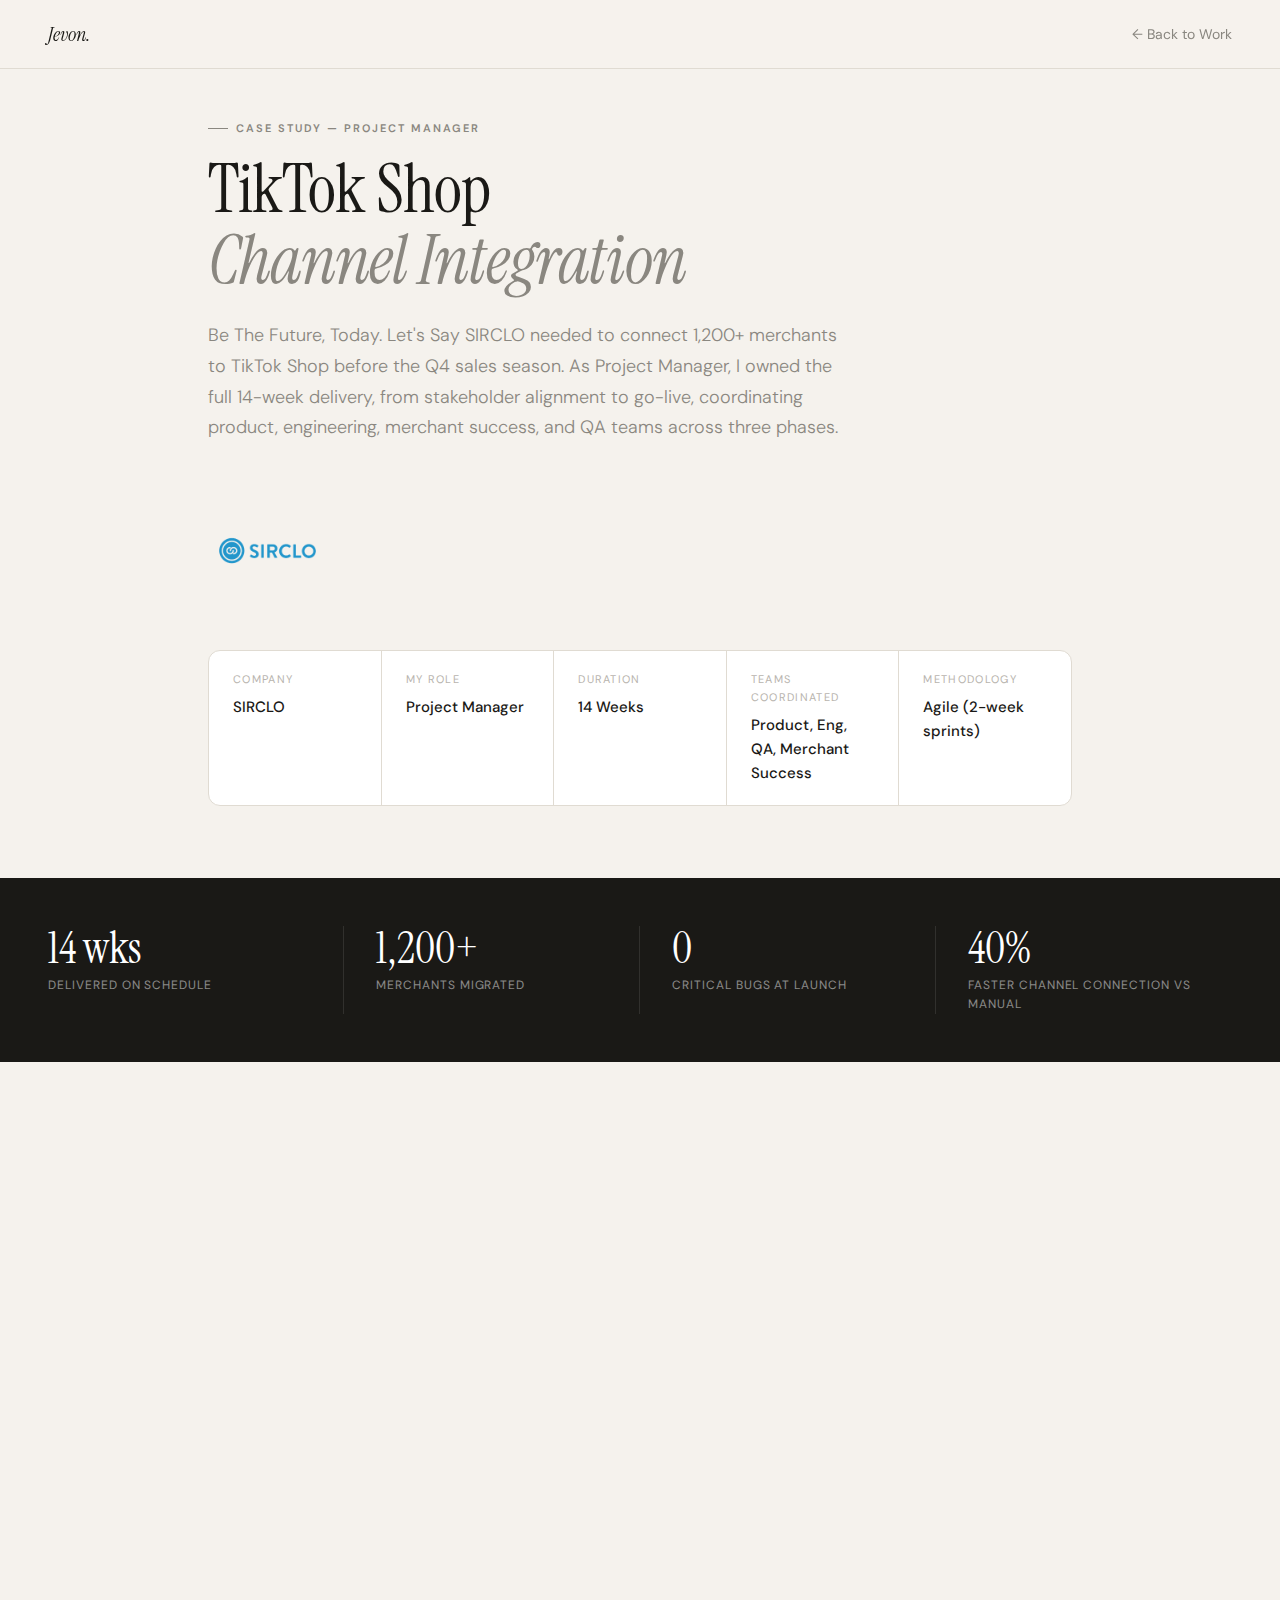
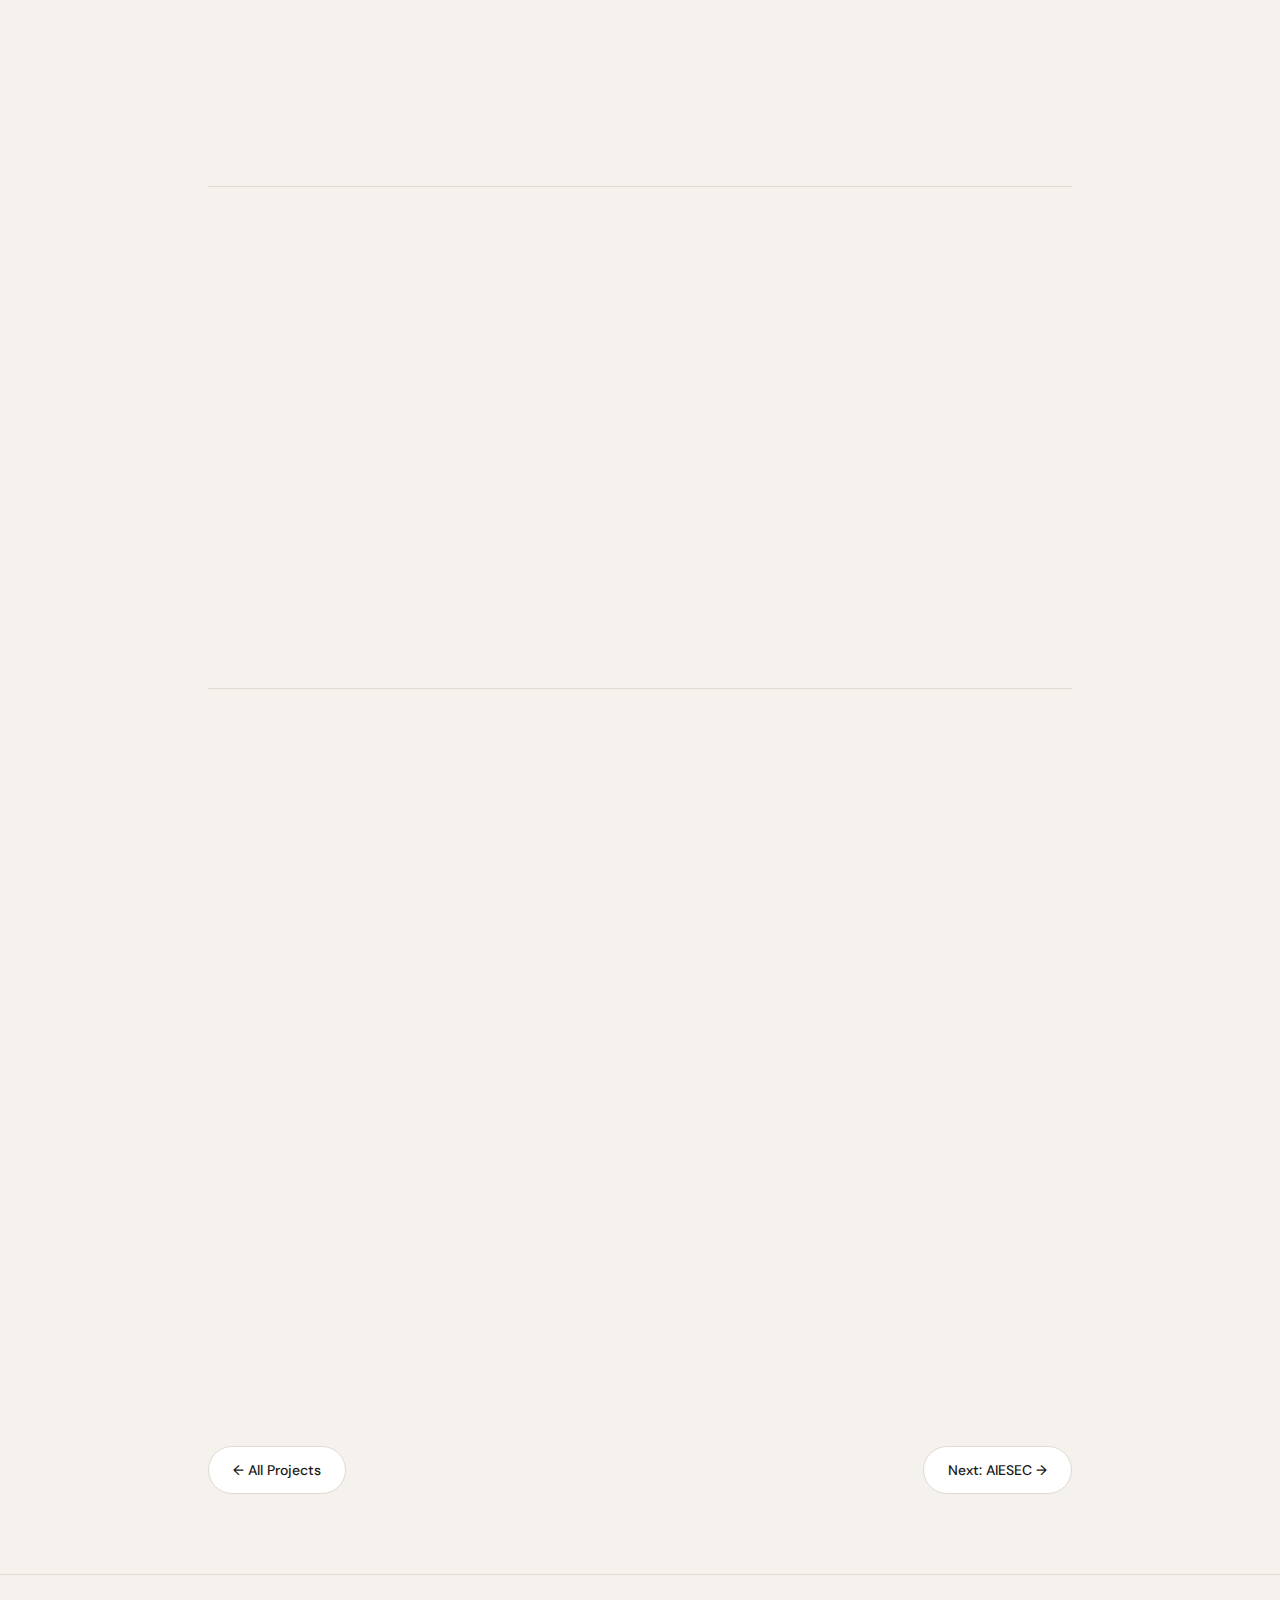
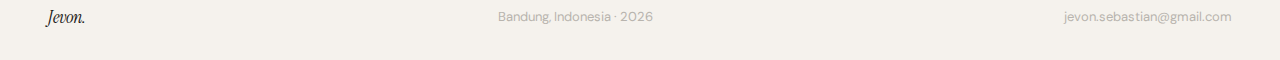
<file: project-manager-sirclo.html>
<!DOCTYPE html>
<html lang="en">
<head>
<meta charset="UTF-8">
<meta name="viewport" content="width=device-width, initial-scale=1.0">
<title>Sirclo PM Case Study — Jevon Sebastian</title>
<link rel="preconnect" href="https://fonts.googleapis.com">
<link href="https://fonts.googleapis.com/css2?family=Instrument+Serif:ital@0;1&family=DM+Sans:opsz,wght@9..40,300;9..40,400;9..40,500;9..40,600&display=swap" rel="stylesheet">
<style>
*, *::before, *::after { box-sizing: border-box; margin: 0; padding: 0; }
:root {
  --bg: #f5f2ed; --bg2: #eeeae3; --surface: #ffffff;
  --border: #e0dbd2; --text: #1a1916; --muted: #8a8780; --dim: #b8b4ae;
  --serif: 'Instrument Serif', Georgia, serif; --sans: 'DM Sans', sans-serif;
  --green: #3a7d44; --green-light: #e8f5ea; --green-mid: #6ab04c;
  --red: #c0392b; --red-light: #fdf0ee;
  --blue: #2563a8; --blue-light: #e8f0fb;
  --amber: #d97706; --amber-light: #fef3c7;
  --tiktok: #010101;
}
html { scroll-behavior: smooth; }
body { background: var(--bg); color: var(--text); font-family: var(--sans); font-size: 16px; line-height: 1.6; overflow-x: hidden; }

nav {
  position: fixed; top: 0; left: 0; right: 0; z-index: 100;
  padding: 18px 48px; display: flex; justify-content: space-between; align-items: center;
  background: rgba(245,242,237,0.92); backdrop-filter: blur(20px);
  border-bottom: 1px solid var(--border);
}
.nav-logo { font-family: var(--serif); font-size: 20px; color: var(--text); text-decoration: none; font-style: italic; }
.nav-back { display: flex; align-items: center; gap: 8px; font-size: 14px; color: var(--muted); text-decoration: none; transition: color 0.2s; }
.nav-back:hover { color: var(--text); }

/* HERO */
.cs-hero { padding: 120px 48px 72px; max-width: 960px; margin: 0 auto; }
.cs-label { font-size: 11px; font-weight: 600; letter-spacing: 0.18em; text-transform: uppercase; color: var(--muted); margin-bottom: 16px; display: flex; align-items: center; gap: 8px; }
.cs-label::before { content: ''; width: 20px; height: 1px; background: var(--muted); }
.cs-title { font-family: var(--serif); font-size: clamp(36px, 6vw, 68px); font-weight: 400; line-height: 1.05; letter-spacing: -1px; margin-bottom: 24px; }
.cs-title em { font-style: italic; color: var(--muted); }
.cs-tagline { font-size: 18px; color: var(--muted); line-height: 1.7; font-weight: 300; max-width: 640px; margin-bottom: 48px; }
.cs-meta-row { display: flex; gap: 0; border: 1px solid var(--border); border-radius: 12px; overflow: hidden; background: var(--surface); }
.cs-meta-item { flex: 1; padding: 20px 24px; border-right: 1px solid var(--border); }
.cs-meta-item:last-child { border-right: none; }
.cs-meta-label { font-size: 11px; letter-spacing: 0.12em; text-transform: uppercase; color: var(--dim); margin-bottom: 6px; }
.cs-meta-value { font-size: 15px; font-weight: 500; color: var(--text); }

/* RESULTS BAR */
.cs-results { background: var(--text); color: #fff; padding: 48px; display: grid; grid-template-columns: repeat(4, 1fr); }
.result-item { padding: 0 32px; border-right: 1px solid rgba(255,255,255,0.1); }
.result-item:first-child { padding-left: 0; }
.result-item:last-child { border-right: none; }
.result-num { font-family: var(--serif); font-size: 44px; font-weight: 400; line-height: 1; margin-bottom: 6px; }
.result-label { font-size: 12px; color: rgba(255,255,255,0.5); letter-spacing: 0.08em; text-transform: uppercase; }

/* BODY */
.cs-body { max-width: 960px; margin: 0 auto; padding: 80px 48px; }
.cs-section { margin-bottom: 72px; }
.cs-section-label { font-size: 11px; font-weight: 600; letter-spacing: 0.18em; text-transform: uppercase; color: var(--muted); margin-bottom: 12px; }
.cs-section-title { font-family: var(--serif); font-size: clamp(24px, 3.5vw, 38px); font-weight: 400; line-height: 1.1; letter-spacing: -0.5px; margin-bottom: 20px; }
.cs-p { font-size: 16px; color: var(--muted); line-height: 1.8; font-weight: 300; margin-bottom: 16px; }
.cs-p strong { color: var(--text); font-weight: 500; }
.divider { border: none; border-top: 1px solid var(--border); margin: 56px 0; }

/* COMPANY SIDEBAR */
.context-grid { display: grid; grid-template-columns: 1fr 280px; gap: 40px; align-items: start; }
.company-card { background: var(--surface); border: 1px solid var(--border); border-radius: 12px; padding: 28px; }
.company-name { font-family: var(--serif); font-size: 22px; font-weight: 400; margin-bottom: 4px; }
.company-desc { font-size: 13px; color: var(--muted); font-weight: 300; margin-bottom: 24px; line-height: 1.6; }
.company-facts { display: flex; flex-direction: column; gap: 16px; }
.fact-label { font-size: 11px; font-weight: 600; letter-spacing: 0.1em; text-transform: uppercase; color: var(--text); margin-bottom: 3px; }
.fact-value { font-size: 14px; color: var(--muted); font-weight: 300; }

/* PROBLEM STATS */
.problem-stats { display: grid; grid-template-columns: 1fr 1fr; gap: 12px; margin: 32px 0; }
.problem-stat { background: var(--amber-light); border: 1px solid #fcd9a0; border-radius: 12px; padding: 24px; border-left: 3px solid var(--amber); }
.problem-stat-num { font-family: var(--serif); font-size: 40px; color: var(--amber); line-height: 1; margin-bottom: 6px; }
.problem-stat-label { font-size: 13px; color: #7a5010; font-weight: 300; line-height: 1.5; }

/* SCOPE BOX */
.scope-grid { display: grid; grid-template-columns: 1fr 1fr; gap: 12px; margin: 28px 0; }
.scope-col { border-radius: 12px; padding: 24px; }
.scope-col.in { background: var(--green-light); border: 1px solid #b8ddbf; border-left: 3px solid var(--green); }
.scope-col.out { background: var(--red-light); border: 1px solid #f5c6c2; border-left: 3px solid var(--red); }
.scope-col-title { font-size: 11px; font-weight: 700; letter-spacing: 0.15em; text-transform: uppercase; margin-bottom: 14px; }
.scope-col.in .scope-col-title { color: var(--green); }
.scope-col.out .scope-col-title { color: var(--red); }
.scope-list { list-style: none; display: flex; flex-direction: column; gap: 8px; }
.scope-list li { font-size: 13px; color: var(--muted); padding-left: 18px; position: relative; line-height: 1.5; font-weight: 300; }
.scope-col.in .scope-list li::before { content: '✓'; position: absolute; left: 0; color: var(--green); font-weight: 700; font-size: 11px; top: 2px; }
.scope-col.out .scope-list li::before { content: '✕'; position: absolute; left: 0; color: var(--red); font-weight: 700; font-size: 11px; top: 2px; }

/* GANTT */
.gantt-wrap { margin: 32px 0; border-radius: 12px; overflow: hidden; border: 1px solid var(--border); background: var(--surface); }
.gantt-header { display: grid; grid-template-columns: 180px repeat(14, 1fr); background: var(--text); color: #fff; }
.gantt-header-label { padding: 12px 16px; font-size: 11px; font-weight: 600; letter-spacing: 0.1em; text-transform: uppercase; }
.gantt-header-week { padding: 12px 4px; font-size: 10px; font-weight: 500; text-align: center; color: rgba(255,255,255,0.6); border-left: 1px solid rgba(255,255,255,0.08); }
.gantt-row { display: grid; grid-template-columns: 180px repeat(14, 1fr); border-top: 1px solid var(--border); align-items: center; min-height: 44px; }
.gantt-row:nth-child(even) { background: var(--bg); }
.gantt-task-name { padding: 10px 16px; font-size: 12px; font-weight: 500; color: var(--text); line-height: 1.3; }
.gantt-task-sub { font-size: 10px; font-weight: 300; color: var(--muted); margin-top: 1px; }
.gantt-cell { height: 44px; border-left: 1px solid var(--border); position: relative; }
.gantt-bar {
  position: absolute; top: 50%; transform: translateY(-50%);
  height: 16px; border-radius: 4px;
  left: 2px; right: 2px;
}
.gantt-bar.phase1 { background: #2563a8; }
.gantt-bar.phase2 { background: #3a7d44; }
.gantt-bar.phase3 { background: #d97706; }
.gantt-bar.milestone { background: var(--text); border-radius: 3px; }
.gantt-phase-label { display: flex; gap: 24px; margin-top: 12px; flex-wrap: wrap; }
.gantt-legend-item { display: flex; align-items: center; gap: 8px; font-size: 12px; color: var(--muted); }
.gantt-legend-dot { width: 16px; height: 8px; border-radius: 3px; }

/* RACI */
.raci-table { width: 100%; border-collapse: collapse; margin: 28px 0; border-radius: 12px; overflow: hidden; border: 1px solid var(--border); font-size: 13px; }
.raci-table th { padding: 12px 16px; background: var(--text); color: #fff; font-weight: 500; text-align: left; font-size: 11px; letter-spacing: 0.08em; text-transform: uppercase; }
.raci-table td { padding: 12px 16px; border-top: 1px solid var(--border); vertical-align: middle; }
.raci-table tr:nth-child(even) td { background: var(--bg); }
.raci-badge { display: inline-block; padding: 3px 10px; border-radius: 100px; font-size: 11px; font-weight: 600; letter-spacing: 0.05em; }
.raci-r { background: #1e3a6e; color: #fff; }
.raci-a { background: #3a7d44; color: #fff; }
.raci-c { background: var(--amber-light); color: var(--amber); border: 1px solid #fcd9a0; }
.raci-i { background: var(--bg2); color: var(--muted); border: 1px solid var(--border); }
.raci-legend { display: flex; gap: 20px; margin-top: 12px; flex-wrap: wrap; }
.raci-legend-item { display: flex; align-items: center; gap: 6px; font-size: 12px; color: var(--muted); }

/* RISK REGISTER */
.risk-table { width: 100%; border-collapse: collapse; margin: 28px 0; border-radius: 12px; overflow: hidden; border: 1px solid var(--border); font-size: 13px; }
.risk-table th { padding: 12px 16px; background: var(--text); color: #fff; font-weight: 500; text-align: left; font-size: 11px; letter-spacing: 0.08em; text-transform: uppercase; }
.risk-table td { padding: 12px 16px; border-top: 1px solid var(--border); vertical-align: top; line-height: 1.5; }
.risk-table tr:nth-child(even) td { background: var(--bg); }
.risk-level { display: inline-block; padding: 3px 10px; border-radius: 100px; font-size: 11px; font-weight: 600; }
.risk-high { background: #fdf0ee; color: var(--red); border: 1px solid #f5c6c2; }
.risk-med { background: var(--amber-light); color: var(--amber); border: 1px solid #fcd9a0; }
.risk-low { background: var(--green-light); color: var(--green); border: 1px solid #b8ddbf; }
.risk-mitigated { background: var(--blue-light); color: var(--blue); border: 1px solid #c3d8f5; }

/* PROCESS STEPS */
.process-steps { margin: 32px 0; display: flex; flex-direction: column; gap: 2px; }
.process-step { background: var(--surface); border: 1px solid var(--border); border-radius: 8px; padding: 24px 28px; display: grid; grid-template-columns: 80px 1fr; gap: 20px; align-items: start; transition: border-color 0.2s; }
.process-step:hover { border-color: var(--green); }
.step-num { font-family: var(--serif); font-size: 20px; color: var(--green); padding-top: 2px; font-weight: 400; }
.step-content-title { font-size: 16px; font-weight: 500; margin-bottom: 6px; }
.step-content-desc { font-size: 14px; color: var(--muted); line-height: 1.65; font-weight: 300; }

/* CHECKLIST */
.checklist { list-style: none; display: flex; flex-direction: column; gap: 10px; margin: 20px 0; }
.checklist li { display: flex; align-items: flex-start; gap: 12px; font-size: 15px; color: var(--muted); font-weight: 300; line-height: 1.6; }
.checklist li::before { content: '✓'; color: var(--text); font-weight: 600; font-size: 13px; margin-top: 3px; flex-shrink: 0; }

/* BEFORE AFTER */
.before-after { display: grid; grid-template-columns: 1fr 1fr; gap: 2px; margin: 32px 0; border-radius: 12px; overflow: hidden; }
.ba-col { padding: 28px; }
.ba-col.before { background: var(--red-light); }
.ba-col.after { background: var(--green-light); }
.ba-label { font-size: 11px; font-weight: 700; letter-spacing: 0.15em; text-transform: uppercase; margin-bottom: 16px; }
.ba-label.before { color: var(--red); }
.ba-label.after { color: var(--green); }
.ba-list { list-style: none; display: flex; flex-direction: column; gap: 10px; }
.ba-list li { font-size: 14px; color: var(--muted); padding-left: 20px; position: relative; line-height: 1.5; font-weight: 300; }
.ba-list.before li::before { content: '✕'; position: absolute; left: 0; color: var(--red); font-size: 12px; font-weight: 700; top: 2px; }
.ba-list.after li::before { content: '✓'; position: absolute; left: 0; color: var(--green); font-size: 12px; font-weight: 700; top: 2px; }

/* RESULT CARDS */
.result-cards { display: grid; grid-template-columns: repeat(3, 1fr); gap: 12px; margin: 32px 0; }
.result-card { background: var(--surface); border: 1px solid var(--border); border-radius: 12px; padding: 24px; text-align: center; border-top: 3px solid var(--green); }
.result-card-num { font-family: var(--serif); font-size: 40px; color: var(--text); line-height: 1; margin-bottom: 8px; }
.result-card-label { font-size: 12px; color: var(--muted); letter-spacing: 0.08em; text-transform: uppercase; }

/* LEARNINGS */
.learnings-box { background: var(--bg2); border: 1px solid var(--border); border-radius: 12px; padding: 32px; margin: 32px 0; }
.learning-item { margin-bottom: 20px; padding-bottom: 20px; border-bottom: 1px solid var(--border); }
.learning-item:last-child { margin-bottom: 0; padding-bottom: 0; border-bottom: none; }
.learning-title { font-size: 15px; font-weight: 500; margin-bottom: 6px; }
.learning-desc { font-size: 14px; color: var(--muted); font-weight: 300; line-height: 1.65; }

/* STAKEHOLDER MAP */
.stakeholder-grid { display: grid; grid-template-columns: repeat(3, 1fr); gap: 12px; margin: 28px 0; }
.stakeholder-card { background: var(--surface); border: 1px solid var(--border); border-radius: 12px; padding: 20px; }
.sh-role { font-size: 12px; font-weight: 600; letter-spacing: 0.08em; text-transform: uppercase; color: var(--muted); margin-bottom: 4px; }
.sh-name { font-size: 15px; font-weight: 500; color: var(--text); margin-bottom: 8px; }
.sh-tag { display: inline-block; padding: 2px 10px; border-radius: 100px; font-size: 11px; font-weight: 500; margin-bottom: 8px; }
.sh-tag.high { background: #1e3a6e; color: #fff; }
.sh-tag.med { background: var(--amber-light); color: var(--amber); border: 1px solid #fcd9a0; }
.sh-desc { font-size: 12px; color: var(--muted); font-weight: 300; line-height: 1.5; }

/* BOTTOM NAV */
.cs-nav-bottom { max-width: 960px; margin: 0 auto; padding: 0 48px 80px; display: flex; justify-content: space-between; align-items: center; }
.cs-nav-btn { display: inline-flex; align-items: center; gap: 8px; padding: 12px 24px; border: 1px solid var(--border); border-radius: 100px; text-decoration: none; color: var(--text); font-size: 14px; font-weight: 500; background: var(--surface); transition: background 0.2s, border-color 0.2s; }
.cs-nav-btn:hover { background: var(--bg2); border-color: var(--dim); }

footer { background: var(--bg); border-top: 1px solid var(--border); padding: 28px 48px; display: flex; justify-content: space-between; align-items: center; font-size: 13px; color: var(--dim); }
.footer-logo { font-family: var(--serif); font-size: 18px; color: var(--text); font-style: italic; }

.reveal { opacity: 0; transform: translateY(20px); transition: opacity 0.55s ease, transform 0.55s ease; }
.reveal.visible { opacity: 1; transform: translateY(0); }

@media (max-width: 768px) {
  nav { padding: 16px 20px; }
  .cs-hero { padding: 100px 20px 60px; }
  .cs-meta-row { flex-direction: column; }
  .cs-meta-item { border-right: none; border-bottom: 1px solid var(--border); }
  .cs-meta-item:last-child { border-bottom: none; }
  .cs-results { grid-template-columns: 1fr 1fr; padding: 32px 20px; gap: 24px; }
  .result-item { border-right: none; padding: 0; }
  .cs-body { padding: 60px 20px; }
  .context-grid { grid-template-columns: 1fr; }
  .scope-grid { grid-template-columns: 1fr; }
  .stakeholder-grid { grid-template-columns: 1fr 1fr; }
  .before-after { grid-template-columns: 1fr; }
  .result-cards { grid-template-columns: 1fr 1fr; }
  .gantt-wrap { overflow-x: auto; }
  .gantt-header, .gantt-row { grid-template-columns: 140px repeat(14, minmax(24px, 1fr)); min-width: 600px; }
  .raci-table { font-size: 11px; }
  .raci-table td, .raci-table th { padding: 8px 10px; }
  .cs-nav-bottom { padding: 0 20px 60px; flex-direction: column; gap: 12px; }
  footer { padding: 24px 20px; flex-direction: column; gap: 8px; text-align: center; }
}
</style>
</head>
<body>

<nav>
  <a href="index.html" class="nav-logo">Jevon.</a>
  <a href="index.html#work" class="nav-back">&#8592; Back to Work</a>
</nav>

<!-- HERO -->
<div class="cs-hero reveal">
  <div class="cs-label">Case Study &mdash; Project Manager</div>
  <h1 class="cs-title">TikTok Shop<br><em>Channel Integration</em></h1>
  <p class="cs-tagline"> Be The Future, Today. Let's Say SIRCLO needed to connect 1,200+ merchants to TikTok Shop before the Q4 sales season. As Project Manager, I owned the full 14-week delivery, from stakeholder alignment to go-live, coordinating product, engineering, merchant success, and QA teams across three phases.</p>
  <img src="assets/SIRCLO-logo.png" alt="SIRCLO Logo" style="width: 120px; margin-bottom: 32px;">
  <div class="cs-meta-row">
    <div class="cs-meta-item">
      <div class="cs-meta-label">Company</div>
      <div class="cs-meta-value">SIRCLO</div>
    </div>
    <div class="cs-meta-item">
      <div class="cs-meta-label">My Role</div>
      <div class="cs-meta-value">Project Manager</div>
    </div>
    <div class="cs-meta-item">
      <div class="cs-meta-label">Duration</div>
      <div class="cs-meta-value">14 Weeks</div>
    </div>
    <div class="cs-meta-item">
      <div class="cs-meta-label">Teams Coordinated</div>
      <div class="cs-meta-value">Product, Eng, QA, Merchant Success</div>
    </div>
    <div class="cs-meta-item">
      <div class="cs-meta-label">Methodology</div>
      <div class="cs-meta-value">Agile (2-week sprints)</div>
    </div>
  </div>
</div>

<!-- RESULTS BAR -->
<div class="cs-results">
  <div class="result-item">
    <div class="result-num">14 wks</div>
    <div class="result-label">Delivered on schedule</div>
  </div>
  <div class="result-item">
    <div class="result-num">1,200+</div>
    <div class="result-label">Merchants migrated</div>
  </div>
  <div class="result-item">
    <div class="result-num">0</div>
    <div class="result-label">Critical bugs at launch</div>
  </div>
  <div class="result-item">
    <div class="result-num">40%</div>
    <div class="result-label">Faster channel connection vs manual</div>
  </div>
</div>

<!-- BODY -->
<div class="cs-body">

  <!-- CONTEXT -->
  <div class="cs-section reveal">
    <div class="cs-section-label">Context</div>
    <h2 class="cs-section-title">Why this project existed</h2>
    <div class="context-grid">
      <div>
        <p class="cs-p">TikTok Shop grew to become Indonesia's third-largest e-commerce platform in 2023. Sirclo's merchants were already selling on Tokopedia, Shopee, and Lazada through the Sirclo Commerce dashboard, but TikTok Shop was not yet supported. Merchants were managing it manually, outside the platform, which created inventory sync errors, missed orders, and wasted time.</p>
        <p class="cs-p">The business case was clear: <strong>adding TikTok Shop as a native channel</strong> would keep merchants on the platform, reduce churn risk, and open a new revenue line for Sirclo. The window was narrow. Q4 (Harbolnas) was the highest-traffic period of the year. We had to ship before it started.</p>
      </div>
      <div class="company-card">
        <div class="company-name">SIRCLO</div>
        <div class="company-desc">Indonesia's leading omnichannel commerce enabler. Helps brands and SMEs sell across Tokopedia, Shopee, Lazada, and other channels from a single dashboard.</div>
        <div class="company-facts">
          <div>
            <div class="fact-label">Industry</div>
            <div class="fact-value">E-commerce Enablement</div>
          </div>
          <div>
            <div class="fact-label">Active Merchants</div>
            <div class="fact-value">10,000+ SMEs and brands</div>
          </div>
          <div>
            <div class="fact-label">Channels Supported (before)</div>
            <div class="fact-value">Tokopedia, Shopee, Lazada, Blibli</div>
          </div>
          <div>
            <div class="fact-label">Project Trigger</div>
            <div class="fact-value">TikTok Shop Indonesia Q4 surge</div>
          </div>
        </div>
      </div>
    </div>
  </div>

  <hr class="divider">

  <!-- PROBLEM -->
  <div class="cs-section reveal">
    <div class="cs-section-label">Problem</div>
    <h2 class="cs-section-title">What was breaking before we built</h2>
    <p class="cs-p">Before the integration, merchants who wanted to use TikTok Shop had to manage it completely outside Sirclo. This created a set of operational problems that the merchant success team was escalating every week.</p>
    <div class="problem-stats">
      <div class="problem-stat">
        <div class="problem-stat-num">37%</div>
        <div class="problem-stat-label">Of active merchants reported TikTok Shop orders missed due to lack of sync with their Sirclo inventory</div>
      </div>
      <div class="problem-stat">
        <div class="problem-stat-num">3.2 hrs</div>
        <div class="problem-stat-label">Average daily time merchants spent manually reconciling orders across platforms</div>
      </div>
      <div class="problem-stat">
        <div class="problem-stat-num">18%</div>
        <div class="problem-stat-label">Of churned merchants in Q3 cited "TikTok Shop not supported" as a reason for leaving</div>
      </div>
      <div class="problem-stat">
        <div class="problem-stat-num">6 wks</div>
        <div class="problem-stat-label">Remaining before Harbolnas. Any delay past this date meant missing the highest-GMV window of the year</div>
      </div>
    </div>
  </div>

  <hr class="divider">

  <!-- MY ROLE -->
  <div class="cs-section reveal">
    <div class="cs-section-label">My Role</div>
    <h2 class="cs-section-title">What I owned as Project Manager</h2>
    <p class="cs-p">I was not the product owner and I was not writing code. My job was to make sure everyone else could do their job on time, with no blockers, and with full clarity on what we were building. That meant owning the scope, the plan, the risks, and the communication.</p>
    <ul class="checklist">
      <li>Wrote the Project Charter, defined scope, success criteria, and constraints before any sprint started</li>
      <li>Built the full 14-week project timeline with milestones, dependencies, and buffer allocation across 3 phases</li>
      <li>Facilitated the RACI alignment meeting with all team leads to define who decides, who executes, and who is informed</li>
      <li>Maintained the Risk Register and ran weekly risk reviews; escalated two blockers to the engineering director before they delayed sprint delivery</li>
      <li>Ran daily standups and bi-weekly stakeholder updates throughout the project</li>
      <li>Managed scope change requests using a formal change control process to prevent sprint creep</li>
      <li>Coordinated the go/no-go decision for launch with sign-offs from QA, Merchant Success, and Engineering leads</li>
    </ul>
  </div>

  <hr class="divider">

  <!-- SCOPE -->
  <div class="cs-section reveal">
    <div class="cs-section-label">Project Charter</div>
    <h2 class="cs-section-title">Scope definition</h2>
    <p class="cs-p">One of the first documents I produced was a clear in-scope and out-of-scope list, agreed upon by all stakeholders in Week 1. Without this, engineering would have built features that belonged in a later phase, and we would have missed the Q4 deadline.</p>
    <div class="scope-grid">
      <div class="scope-col in">
        <div class="scope-col-title">In Scope</div>
        <ul class="scope-list">
          <li>TikTok Shop API integration (product listing sync)</li>
          <li>Real-time inventory synchronization across all connected channels</li>
          <li>Order management consolidation into Sirclo dashboard</li>
          <li>Merchant onboarding flow for TikTok Shop OAuth connection</li>
          <li>Basic analytics: GMV, order count, and channel comparison</li>
          <li>QA testing for 500+ merchant configurations in pilot</li>
          <li>Merchant Success team training on support procedures</li>
        </ul>
      </div>
      <div class="scope-col out">
        <div class="scope-col-title">Out of Scope</div>
        <ul class="scope-list">
          <li>TikTok Shop Live commerce feature integration</li>
          <li>Automated ad spend management from Sirclo dashboard</li>
          <li>TikTok Shop affiliate program tracking</li>
          <li>Custom analytics dashboard beyond basic GMV reporting</li>
          <li>Migration of historical TikTok order data pre-integration</li>
          <li>Support for TikTok Shop markets outside Indonesia</li>
        </ul>
      </div>
    </div>
  </div>

  <hr class="divider">

  <!-- GANTT -->
  <div class="cs-section reveal">
    <div class="cs-section-label">Timeline</div>
    <h2 class="cs-section-title">14-week project plan</h2>
    <p class="cs-p">I structured the project into 3 phases across 7 sprints. Each phase had a clear exit criterion before the next began. Phase 1 could not close until the API contract was signed. Phase 2 could not close until QA passed pilot merchants. Phase 3 ended at go-live.</p>
    <div class="gantt-wrap">
      <div class="gantt-header">
        <div class="gantt-header-label">Task</div>
        <div class="gantt-header-week">W1</div>
        <div class="gantt-header-week">W2</div>
        <div class="gantt-header-week">W3</div>
        <div class="gantt-header-week">W4</div>
        <div class="gantt-header-week">W5</div>
        <div class="gantt-header-week">W6</div>
        <div class="gantt-header-week">W7</div>
        <div class="gantt-header-week">W8</div>
        <div class="gantt-header-week">W9</div>
        <div class="gantt-header-week">W10</div>
        <div class="gantt-header-week">W11</div>
        <div class="gantt-header-week">W12</div>
        <div class="gantt-header-week">W13</div>
        <div class="gantt-header-week">W14</div>
      </div>

      <!-- Phase 1 rows -->
      <div class="gantt-row">
        <div class="gantt-task-name">Project Charter<div class="gantt-task-sub">Phase 1</div></div>
        <div class="gantt-cell"><div class="gantt-bar phase1" style="left:2px;right:2px;"></div></div>
        <div class="gantt-cell"><div class="gantt-bar phase1" style="left:2px;right:2px;"></div></div>
        <div class="gantt-cell"></div><div class="gantt-cell"></div><div class="gantt-cell"></div>
        <div class="gantt-cell"></div><div class="gantt-cell"></div><div class="gantt-cell"></div>
        <div class="gantt-cell"></div><div class="gantt-cell"></div><div class="gantt-cell"></div>
        <div class="gantt-cell"></div><div class="gantt-cell"></div><div class="gantt-cell"></div>
      </div>
      <div class="gantt-row">
        <div class="gantt-task-name">Stakeholder Alignment<div class="gantt-task-sub">Phase 1</div></div>
        <div class="gantt-cell"></div>
        <div class="gantt-cell"><div class="gantt-bar phase1" style="left:2px;right:2px;"></div></div>
        <div class="gantt-cell"><div class="gantt-bar phase1" style="left:2px;right:2px;"></div></div>
        <div class="gantt-cell"></div><div class="gantt-cell"></div><div class="gantt-cell"></div>
        <div class="gantt-cell"></div><div class="gantt-cell"></div><div class="gantt-cell"></div>
        <div class="gantt-cell"></div><div class="gantt-cell"></div><div class="gantt-cell"></div>
        <div class="gantt-cell"></div><div class="gantt-cell"></div>
      </div>
      <div class="gantt-row">
        <div class="gantt-task-name">API Contract &amp; Tech Discovery<div class="gantt-task-sub">Phase 1</div></div>
        <div class="gantt-cell"></div><div class="gantt-cell"></div>
        <div class="gantt-cell"><div class="gantt-bar phase1" style="left:2px;right:2px;"></div></div>
        <div class="gantt-cell"></div><div class="gantt-cell"></div><div class="gantt-cell"></div>
        <div class="gantt-cell"></div><div class="gantt-cell"></div><div class="gantt-cell"></div>
        <div class="gantt-cell"></div><div class="gantt-cell"></div><div class="gantt-cell"></div>
        <div class="gantt-cell"></div><div class="gantt-cell"></div>
      </div>

      <!-- Phase 2 rows -->
      <div class="gantt-row">
        <div class="gantt-task-name">API Integration Build<div class="gantt-task-sub">Phase 2</div></div>
        <div class="gantt-cell"></div><div class="gantt-cell"></div><div class="gantt-cell"></div>
        <div class="gantt-cell"><div class="gantt-bar phase2" style="left:2px;right:2px;"></div></div>
        <div class="gantt-cell"><div class="gantt-bar phase2" style="left:2px;right:2px;"></div></div>
        <div class="gantt-cell"><div class="gantt-bar phase2" style="left:2px;right:2px;"></div></div>
        <div class="gantt-cell"><div class="gantt-bar phase2" style="left:2px;right:2px;"></div></div>
        <div class="gantt-cell"></div><div class="gantt-cell"></div><div class="gantt-cell"></div>
        <div class="gantt-cell"></div><div class="gantt-cell"></div><div class="gantt-cell"></div>
        <div class="gantt-cell"></div>
      </div>
      <div class="gantt-row">
        <div class="gantt-task-name">Merchant Onboarding UI<div class="gantt-task-sub">Phase 2</div></div>
        <div class="gantt-cell"></div><div class="gantt-cell"></div><div class="gantt-cell"></div><div class="gantt-cell"></div>
        <div class="gantt-cell"><div class="gantt-bar phase2" style="left:2px;right:2px;"></div></div>
        <div class="gantt-cell"><div class="gantt-bar phase2" style="left:2px;right:2px;"></div></div>
        <div class="gantt-cell"><div class="gantt-bar phase2" style="left:2px;right:2px;"></div></div>
        <div class="gantt-cell"></div><div class="gantt-cell"></div><div class="gantt-cell"></div>
        <div class="gantt-cell"></div><div class="gantt-cell"></div><div class="gantt-cell"></div>
        <div class="gantt-cell"></div>
      </div>
      <div class="gantt-row">
        <div class="gantt-task-name">QA Testing (Pilot)<div class="gantt-task-sub">Phase 2</div></div>
        <div class="gantt-cell"></div><div class="gantt-cell"></div><div class="gantt-cell"></div>
        <div class="gantt-cell"></div><div class="gantt-cell"></div><div class="gantt-cell"></div>
        <div class="gantt-cell"></div>
        <div class="gantt-cell"><div class="gantt-bar phase2" style="left:2px;right:2px;"></div></div>
        <div class="gantt-cell"><div class="gantt-bar phase2" style="left:2px;right:2px;"></div></div>
        <div class="gantt-cell"><div class="gantt-bar phase2" style="left:2px;right:2px;"></div></div>
        <div class="gantt-cell"></div><div class="gantt-cell"></div><div class="gantt-cell"></div>
        <div class="gantt-cell"></div>
      </div>

      <!-- Phase 3 rows -->
      <div class="gantt-row">
        <div class="gantt-task-name">Merchant Migration (Batch)<div class="gantt-task-sub">Phase 3</div></div>
        <div class="gantt-cell"></div><div class="gantt-cell"></div><div class="gantt-cell"></div>
        <div class="gantt-cell"></div><div class="gantt-cell"></div><div class="gantt-cell"></div>
        <div class="gantt-cell"></div><div class="gantt-cell"></div><div class="gantt-cell"></div><div class="gantt-cell"></div>
        <div class="gantt-cell"><div class="gantt-bar phase3" style="left:2px;right:2px;"></div></div>
        <div class="gantt-cell"><div class="gantt-bar phase3" style="left:2px;right:2px;"></div></div>
        <div class="gantt-cell"></div><div class="gantt-cell"></div>
      </div>
      <div class="gantt-row">
        <div class="gantt-task-name">Training &amp; Docs<div class="gantt-task-sub">Phase 3</div></div>
        <div class="gantt-cell"></div><div class="gantt-cell"></div><div class="gantt-cell"></div>
        <div class="gantt-cell"></div><div class="gantt-cell"></div><div class="gantt-cell"></div>
        <div class="gantt-cell"></div><div class="gantt-cell"></div><div class="gantt-cell"></div><div class="gantt-cell"></div>
        <div class="gantt-cell"><div class="gantt-bar phase3" style="left:2px;right:2px;"></div></div>
        <div class="gantt-cell"><div class="gantt-bar phase3" style="left:2px;right:2px;"></div></div>
        <div class="gantt-cell"><div class="gantt-bar phase3" style="left:2px;right:2px;"></div></div>
        <div class="gantt-cell"></div>
      </div>
      <div class="gantt-row">
        <div class="gantt-task-name">Go-Live &amp; Stabilization<div class="gantt-task-sub">Phase 3</div></div>
        <div class="gantt-cell"></div><div class="gantt-cell"></div><div class="gantt-cell"></div>
        <div class="gantt-cell"></div><div class="gantt-cell"></div><div class="gantt-cell"></div>
        <div class="gantt-cell"></div><div class="gantt-cell"></div><div class="gantt-cell"></div><div class="gantt-cell"></div>
        <div class="gantt-cell"></div><div class="gantt-cell"></div>
        <div class="gantt-cell"><div class="gantt-bar phase3" style="left:2px;right:2px;"></div></div>
        <div class="gantt-cell"><div class="gantt-bar phase3" style="left:2px;right:2px;"></div></div>
      </div>
    </div>
    <div class="gantt-phase-label">
      <div class="gantt-legend-item"><div class="gantt-legend-dot" style="background:#2563a8;"></div> Phase 1: Discovery &amp; Planning (Wk 1-3)</div>
      <div class="gantt-legend-item"><div class="gantt-legend-dot" style="background:#3a7d44;"></div> Phase 2: Build &amp; QA (Wk 4-10)</div>
      <div class="gantt-legend-item"><div class="gantt-legend-dot" style="background:#d97706;"></div> Phase 3: Rollout &amp; Go-Live (Wk 11-14)</div>
    </div>
  </div>

  <hr class="divider">

  <!-- STAKEHOLDERS -->
  <div class="cs-section reveal">
    <div class="cs-section-label">Stakeholder Management</div>
    <h2 class="cs-section-title">Who I coordinated and how</h2>
    <p class="cs-p">Six stakeholder groups were involved in this project. I ran a stakeholder mapping session in Week 1 to determine communication cadence, decision rights, and escalation paths for each group.</p>
    <div class="stakeholder-grid">
      <div class="stakeholder-card">
        <div class="sh-role">Executive Sponsor</div>
        <div class="sh-name">VP of Product</div>
        <div><span class="sh-tag high">High Influence</span></div>
        <div class="sh-desc">Monthly steering updates. Owned the go/no-go final sign-off. I pre-aligned with them before every milestone review to avoid surprises.</div>
      </div>
      <div class="stakeholder-card">
        <div class="sh-role">Engineering</div>
        <div class="sh-name">Backend Lead</div>
        <div><span class="sh-tag high">High Influence</span></div>
        <div class="sh-desc">Daily sync during sprint weeks. Primary point of escalation for API blockers. I tracked their dependency on TikTok's developer portal approval separately.</div>
      </div>
      <div class="stakeholder-card">
        <div class="sh-role">QA</div>
        <div class="sh-name">QA Lead</div>
        <div><span class="sh-tag high">High Influence</span></div>
        <div class="sh-desc">Involved from Phase 1 to define acceptance criteria. Their sign-off was a mandatory gate before Phase 3 could start.</div>
      </div>
      <div class="stakeholder-card">
        <div class="sh-role">Merchant Success</div>
        <div class="sh-name">CS Team Lead</div>
        <div><span class="sh-tag med">Medium Influence</span></div>
        <div class="sh-desc">Consulted during onboarding flow design. Owned training execution in Phase 3. I gave them a 2-week preview of the flow before pilot launch.</div>
      </div>
      <div class="stakeholder-card">
        <div class="sh-role">Product Design</div>
        <div class="sh-name">Senior Designer</div>
        <div><span class="sh-tag med">Medium Influence</span></div>
        <div class="sh-desc">Sprint 2-4 involvement. Delivered onboarding UI specs. I maintained a shared Figma handoff checklist to track design-to-dev readiness per feature.</div>
      </div>
      <div class="stakeholder-card">
        <div class="sh-role">External</div>
        <div class="sh-name">TikTok Developer Portal</div>
        <div><span class="sh-tag med">Medium Influence</span></div>
        <div class="sh-desc">API access required formal approval. I tracked this as the highest-probability delay risk from Week 1 and submitted the application in Week 2 to buffer for review time.</div>
      </div>
    </div>
  </div>

  <hr class="divider">

  <!-- RACI -->
  <div class="cs-section reveal">
    <div class="cs-section-label">RACI Matrix</div>
    <h2 class="cs-section-title">Who does what, decided in Week 1</h2>
    <p class="cs-p">Ambiguity over decision ownership was the biggest risk in a cross-functional project like this. I facilitated a RACI session in Week 1 and circulated the agreed matrix to all leads before Sprint 1 kicked off.</p>
    <table class="raci-table">
      <thead>
        <tr>
          <th>Activity</th>
          <th>PM (Me)</th>
          <th>Engineering</th>
          <th>Product Design</th>
          <th>QA</th>
          <th>Merchant Success</th>
          <th>VP Product</th>
        </tr>
      </thead>
      <tbody>
        <tr>
          <td>Project Charter &amp; Scope</td>
          <td><span class="raci-badge raci-a">A</span></td>
          <td><span class="raci-badge raci-c">C</span></td>
          <td><span class="raci-badge raci-i">I</span></td>
          <td><span class="raci-badge raci-i">I</span></td>
          <td><span class="raci-badge raci-c">C</span></td>
          <td><span class="raci-badge raci-a">A</span></td>
        </tr>
        <tr>
          <td>Sprint Planning</td>
          <td><span class="raci-badge raci-r">R</span></td>
          <td><span class="raci-badge raci-r">R</span></td>
          <td><span class="raci-badge raci-r">R</span></td>
          <td><span class="raci-badge raci-c">C</span></td>
          <td><span class="raci-badge raci-i">I</span></td>
          <td><span class="raci-badge raci-i">I</span></td>
        </tr>
        <tr>
          <td>API Integration Development</td>
          <td><span class="raci-badge raci-i">I</span></td>
          <td><span class="raci-badge raci-r">R</span></td>
          <td><span class="raci-badge raci-i">I</span></td>
          <td><span class="raci-badge raci-c">C</span></td>
          <td><span class="raci-badge raci-i">I</span></td>
          <td><span class="raci-badge raci-i">I</span></td>
        </tr>
        <tr>
          <td>Acceptance Criteria Definition</td>
          <td><span class="raci-badge raci-r">R</span></td>
          <td><span class="raci-badge raci-c">C</span></td>
          <td><span class="raci-badge raci-c">C</span></td>
          <td><span class="raci-badge raci-r">R</span></td>
          <td><span class="raci-badge raci-c">C</span></td>
          <td><span class="raci-badge raci-a">A</span></td>
        </tr>
        <tr>
          <td>Pilot Testing (500 merchants)</td>
          <td><span class="raci-badge raci-r">R</span></td>
          <td><span class="raci-badge raci-c">C</span></td>
          <td><span class="raci-badge raci-i">I</span></td>
          <td><span class="raci-badge raci-r">R</span></td>
          <td><span class="raci-badge raci-r">R</span></td>
          <td><span class="raci-badge raci-i">I</span></td>
        </tr>
        <tr>
          <td>Go / No-Go Decision</td>
          <td><span class="raci-badge raci-r">R</span></td>
          <td><span class="raci-badge raci-c">C</span></td>
          <td><span class="raci-badge raci-i">I</span></td>
          <td><span class="raci-badge raci-r">R</span></td>
          <td><span class="raci-badge raci-c">C</span></td>
          <td><span class="raci-badge raci-a">A</span></td>
        </tr>
        <tr>
          <td>Full Merchant Rollout</td>
          <td><span class="raci-badge raci-r">R</span></td>
          <td><span class="raci-badge raci-c">C</span></td>
          <td><span class="raci-badge raci-i">I</span></td>
          <td><span class="raci-badge raci-i">I</span></td>
          <td><span class="raci-badge raci-r">R</span></td>
          <td><span class="raci-badge raci-i">I</span></td>
        </tr>
      </tbody>
    </table>
    <div class="raci-legend">
      <div class="raci-legend-item"><span class="raci-badge raci-r">R</span> Responsible (does the work)</div>
      <div class="raci-legend-item"><span class="raci-badge raci-a">A</span> Accountable (final say)</div>
      <div class="raci-legend-item"><span class="raci-badge raci-c">C</span> Consulted (input required)</div>
      <div class="raci-legend-item"><span class="raci-badge raci-i">I</span> Informed (kept updated)</div>
    </div>
  </div>

  <hr class="divider">

  <!-- RISK REGISTER -->
  <div class="cs-section reveal">
    <div class="cs-section-label">Risk Management</div>
    <h2 class="cs-section-title">Risk register and how each was handled</h2>
    <p class="cs-p">I maintained a live Risk Register throughout the project. Every risk was rated by probability and impact, assigned an owner, and reviewed in the weekly stakeholder sync. Three of the five risks materialized; all three were resolved before they hit the critical path.</p>
    <table class="risk-table">
      <thead>
        <tr>
          <th>Risk</th>
          <th>Level</th>
          <th>Owner</th>
          <th>Mitigation Action</th>
          <th>Status</th>
        </tr>
      </thead>
      <tbody>
        <tr>
          <td>TikTok Developer Portal approval delayed, blocking API access</td>
          <td><span class="risk-level risk-high">High</span></td>
          <td>PM</td>
          <td>Submitted portal application in Week 2, 2 weeks ahead of when engineering needed access. Added a 5-day buffer in Phase 2 sprint plan.</td>
          <td><span class="risk-level risk-mitigated">Mitigated</span></td>
        </tr>
        <tr>
          <td>TikTok API rate limits cause inventory sync failures for high-volume merchants</td>
          <td><span class="risk-level risk-high">High</span></td>
          <td>Engineering Lead</td>
          <td>Identified in Sprint 4 during pilot. Engineering implemented a queue-based sync with exponential backoff. Re-tested in Sprint 6 before pilot sign-off.</td>
          <td><span class="risk-level risk-mitigated">Mitigated</span></td>
        </tr>
        <tr>
          <td>Merchant Success team not ready for support volume at go-live</td>
          <td><span class="risk-level risk-med">Medium</span></td>
          <td>CS Team Lead</td>
          <td>Ran training 2 weeks before go-live instead of 1. Created a quick-reference troubleshooting guide for the 10 most common connection errors.</td>
          <td><span class="risk-level risk-mitigated">Mitigated</span></td>
        </tr>
        <tr>
          <td>Scope creep from late requests to add TikTok Live support</td>
          <td><span class="risk-level risk-med">Medium</span></td>
          <td>PM</td>
          <td>Enforced the formal change request process. TikTok Live was formally deferred to Q1 roadmap with documented justification and VP sign-off.</td>
          <td><span class="risk-level risk-mitigated">Mitigated</span></td>
        </tr>
        <tr>
          <td>Key backend engineer exits project mid-sprint</td>
          <td><span class="risk-level risk-low">Low</span></td>
          <td>Engineering Lead</td>
          <td>Pair-programming on critical API modules from Sprint 3 to ensure knowledge was not siloed. No personnel change occurred.</td>
          <td><span class="risk-level risk-low">Not Triggered</span></td>
        </tr>
      </tbody>
    </table>
  </div>

  <hr class="divider">

  <!-- PHASES -->
  <div class="cs-section reveal">
    <div class="cs-section-label">Execution</div>
    <h2 class="cs-section-title">How each phase was delivered</h2>
    <div class="process-steps">
      <div class="process-step">
        <div class="step-num">Phase 1</div>
        <div>
          <div class="step-content-title">Discovery and Planning (Weeks 1-3)</div>
          <div class="step-content-desc">Produced the Project Charter, obtained stakeholder sign-off on scope, submitted the TikTok Developer Portal application, and completed the technical discovery session with Engineering to confirm API feasibility. Exited with a signed RACI matrix and a full sprint plan for Phases 2 and 3.</div>
        </div>
      </div>
      <div class="process-step">
        <div class="step-num">Phase 2</div>
        <div>
          <div class="step-content-title">Build and QA (Weeks 4-10)</div>
          <div class="step-content-desc">Ran 4 sprints covering API integration, merchant onboarding UI, and pilot QA with 500 merchant accounts. I tracked a daily blocker log and ran dependency checks every Monday morning. Escalated the rate-limit bug to Engineering Lead in Week 7; resolved by Week 9. Phase 2 closed on schedule after QA sign-off on all acceptance criteria.</div>
        </div>
      </div>
      <div class="process-step">
        <div class="step-num">Phase 3</div>
        <div>
          <div class="step-content-title">Rollout and Go-Live (Weeks 11-14)</div>
          <div class="step-content-desc">Migrated merchants in three batches of 400 to manage support load. Merchant Success completed training in Week 11. Ran the formal go/no-go review in Week 13 with QA, Engineering, and CS leads. All three gave green lights. Full go-live on Week 14, Day 1 of Harbolnas season. Monitored daily error rates and sync latency for the first 72 hours post-launch.</div>
        </div>
      </div>
    </div>
  </div>

  <hr class="divider">

  <!-- BEFORE AFTER -->
  <div class="cs-section reveal">
    <div class="cs-section-label">Before and After</div>
    <h2 class="cs-section-title">What changed for merchants</h2>
    <div class="before-after">
      <div class="ba-col before">
        <div class="ba-label before">Before Integration</div>
        <ul class="ba-list before">
          <li>TikTok Shop orders managed in a separate app with no connection to Sirclo inventory</li>
          <li>3+ hours per day spent manually reconciling stock and orders across platforms</li>
          <li>Overselling and stockouts during peak traffic were common</li>
          <li>No unified order view. Merchants missed orders during high-volume periods</li>
          <li>Customer service tickets about TikTok sync errors increased 40% QoQ</li>
          <li>18% of churning merchants cited missing TikTok Shop as their reason for leaving</li>
        </ul>
      </div>
      <div class="ba-col after">
        <div class="ba-label after">After Integration</div>
        <ul class="ba-list after">
          <li>TikTok Shop inventory and orders sync in real time inside the Sirclo dashboard</li>
          <li>Channel connection completable in under 4 minutes via OAuth flow</li>
          <li>Inventory sync latency under 30 seconds across all connected channels</li>
          <li>Unified order view across Tokopedia, Shopee, Lazada, and TikTok Shop</li>
          <li>Zero critical sync errors in first 72 hours post-launch across 1,200+ merchants</li>
          <li>40% reduction in time spent on cross-platform order management per merchant</li>
        </ul>
      </div>
    </div>
  </div>

  <hr class="divider">

  <!-- RESULTS -->
  <div class="cs-section reveal">
    <div class="cs-section-label">Results</div>
    <h2 class="cs-section-title">Outcomes after full delivery</h2>
    <div class="result-cards">
      <div class="result-card"><div class="result-card-num">14 wks</div><div class="result-card-label">On-time delivery, 0 days late</div></div>
      <div class="result-card"><div class="result-card-num">1,200+</div><div class="result-card-label">Merchants enabled at go-live</div></div>
      <div class="result-card"><div class="result-card-num">0</div><div class="result-card-label">Critical bugs at launch</div></div>
      <div class="result-card"><div class="result-card-num">40%</div><div class="result-card-label">Faster channel connection vs manual</div></div>
      <div class="result-card"><div class="result-card-num">3/5</div><div class="result-card-label">Risks mitigated before hitting critical path</div></div>
      <div class="result-card"><div class="result-card-num">+28%</div><div class="result-card-label">Merchant GMV through Sirclo during Harbolnas</div></div>
    </div>
  </div>

  <hr class="divider">

  <!-- LEARNINGS -->
  <div class="cs-section reveal">
    <div class="cs-section-label">Learnings</div>
    <h2 class="cs-section-title">What I took away</h2>
    <div class="learnings-box">
      <div class="learning-item">
        <div class="learning-title">External dependencies need their own track in your project plan</div>
        <div class="learning-desc">The TikTok Developer Portal approval was entirely outside my control. I treated it as a separate sub-project with its own timeline, submission date, and buffer allocation from Day 1. A project manager who waits for external approvals before planning around them will always be late.</div>
      </div>
      <div class="learning-item">
        <div class="learning-title">RACI is only useful if you run it as a meeting, not a document</div>
        <div class="learning-desc">Distributing a RACI matrix via email does not work. I ran a 90-minute session where every lead had to verbally agree to their row before we moved on. Two disagreements surfaced during the session that would have caused conflicts in Sprint 3 if we had not resolved them in Week 1.</div>
      </div>
      <div class="learning-item">
        <div class="learning-title">Batch your rollout; never go all-in at once</div>
        <div class="learning-desc">Migrating 1,200 merchants in three batches of 400 meant that issues in Batch 1 could be fixed before Batch 2 started. It also let the Merchant Success team manage support volume without being overwhelmed. A single-wave launch would have stretched the support team and masked bugs in noise.</div>
      </div>
    </div>
  </div>

</div>

<!-- BOTTOM NAV -->
<div class="cs-nav-bottom">
  <a href="index.html#work" class="cs-nav-btn">&#8592; All Projects</a>
  <a href="case-aiesec.html" class="cs-nav-btn">Next: AIESEC &#8594;</a>
</div>

<footer>
  <div class="footer-logo">Jevon.</div>
  <div>Bandung, Indonesia &middot; 2026</div>
  <div>jevon.sebastian@gmail.com</div>
</footer>

<script>
const reveals = document.querySelectorAll('.reveal');
const obs = new IntersectionObserver(entries => {
  entries.forEach((e, i) => {
    if (e.isIntersecting) {
      setTimeout(() => e.target.classList.add('visible'), i * 60);
      obs.unobserve(e.target);
    }
  });
}, { threshold: 0.08 });
reveals.forEach(r => obs.observe(r));
</script>
</body>
</html>
</file>
